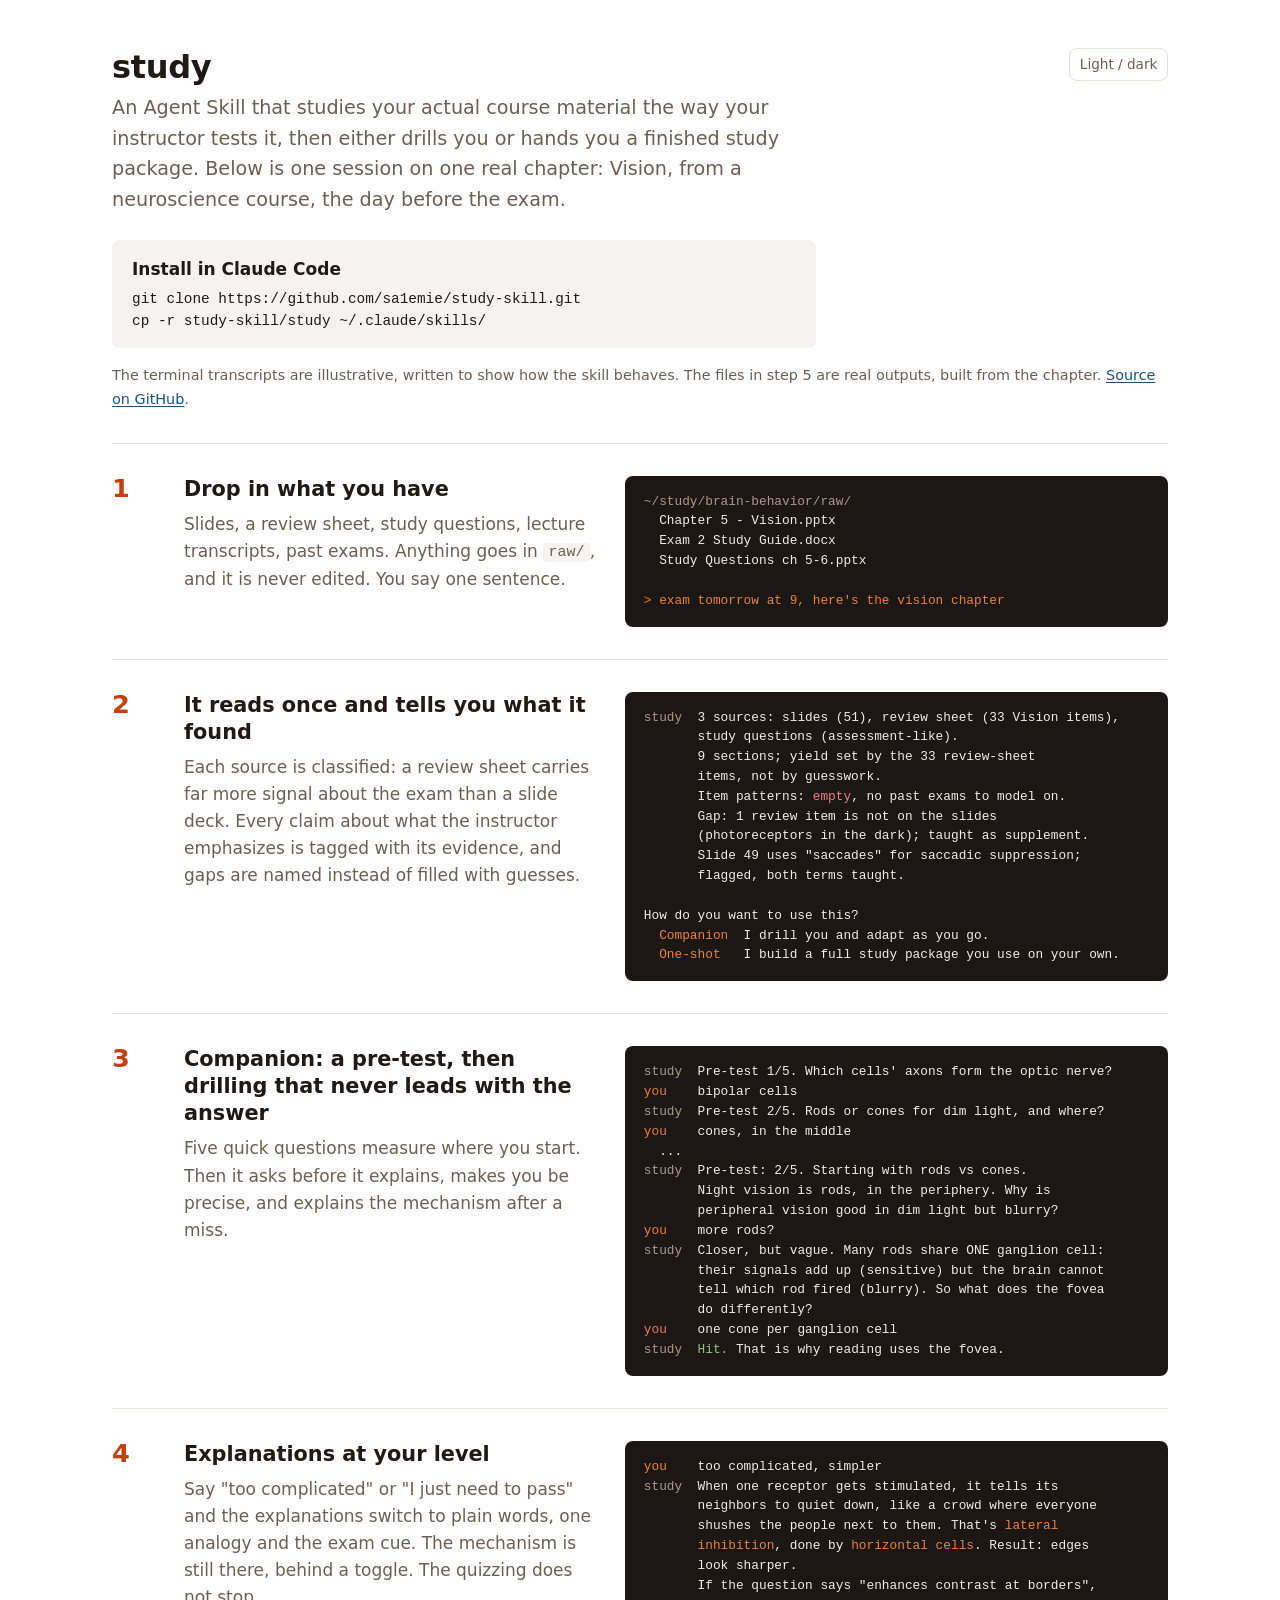
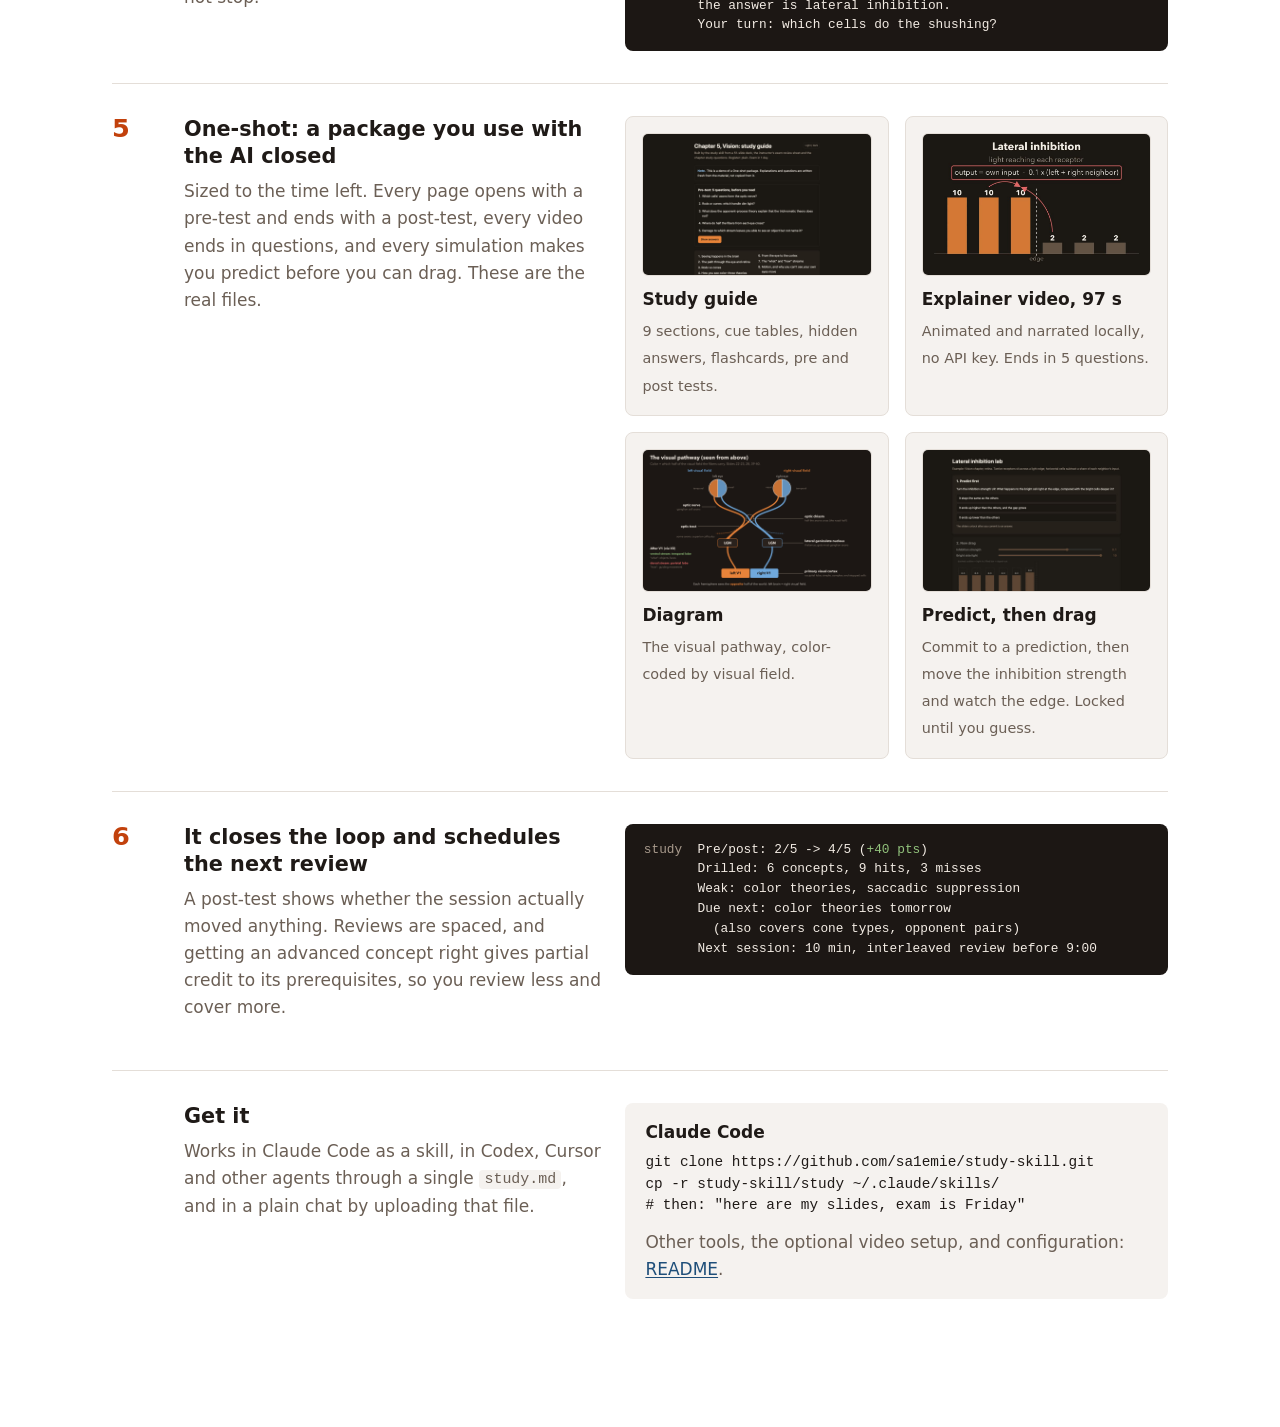
<file: docs/index.html>
<!doctype html>
<html lang="en">
<head>
<meta charset="utf-8">
<meta name="viewport" content="width=device-width, initial-scale=1">
<title>study: a demo</title>
<meta name="description" content="What studying with the study skill looks like, on one real chapter: Vision.">
<style>
/* study.css: the design system for every HTML artifact the study skill builds.
   Light and dark themes, one readable column, a fixed set of study components.
   Edit tokens here, not per page. See references/design.md. */
:root {
  --bg: #ffffff; --surface: #f5f2ef; --surface-2: #ebe6e1; --ink: #1f1a17; --muted: #6b5f55;
  --line: #e4ded8; --accent: #c2410c; --accent-ink: #ffffff; --blue: #1e4e79;
  --good: #2f6f2a; --bad: #b42318; --warn: #8a5a00;
  --font: "Inter", ui-sans-serif, system-ui, -apple-system, "Segoe UI", Roboto, sans-serif;
  --mono: ui-monospace, "SF Mono", Menlo, Consolas, monospace;
  --radius: 8px; --col: 46rem; --wide: 68rem;
}
@media (prefers-color-scheme: dark) {
  :root:not([data-theme="light"]) {
    --bg: #1c1714; --surface: #26201c; --surface-2: #322a25; --ink: #f3ece4; --muted: #a89a8c;
    --line: #3a312b; --accent: #e8833a; --accent-ink: #1c1714; --blue: #8db8e0;
    --good: #93c47d; --bad: #e88080; --warn: #e0b050;
  }
}
:root[data-theme="dark"] {
  --bg: #1c1714; --surface: #26201c; --surface-2: #322a25; --ink: #f3ece4; --muted: #a89a8c;
  --line: #3a312b; --accent: #e8833a; --accent-ink: #1c1714; --blue: #8db8e0;
  --good: #93c47d; --bad: #e88080; --warn: #e0b050;
}

*, *::before, *::after { box-sizing: border-box; }
html { -webkit-text-size-adjust: 100%; }
body { margin: 0; background: var(--bg); color: var(--ink); font: 17px/1.6 var(--font); }
main { max-width: var(--col); margin: 0 auto; padding: 48px 16px 96px; }
main.wide { max-width: var(--wide); }
h1 { font-size: 2rem; line-height: 1.2; margin: 0 0 .4rem; letter-spacing: -.01em; }
h2 { font-size: 1.4rem; line-height: 1.3; margin: 3rem 0 .75rem; padding-top: 1.25rem; border-top: 1px solid var(--line); }
h3 { font-size: 1.1rem; margin: 1.75rem 0 .5rem; }
p, ul, ol { margin: 0 0 1rem; }
li { margin: .25rem 0; }
a { color: var(--blue); text-underline-offset: 2px; }
strong { font-weight: 700; }
code, kbd { font-family: var(--mono); font-size: .88em; background: var(--surface); padding: .1em .35em; border-radius: 4px; }
hr { border: 0; border-top: 1px solid var(--line); margin: 2rem 0; }
img, svg, video { max-width: 100%; height: auto; }
:focus-visible { outline: 2px solid var(--accent); outline-offset: 2px; }

/* Page header: title, one meta line, optional theme toggle */
.page-head { margin-bottom: 2rem; }
.page-head .meta { color: var(--muted); margin: 0; }
.theme-toggle { float: right; font: inherit; font-size: .85rem; color: var(--muted); background: none; border: 1px solid var(--line); border-radius: var(--radius); padding: .3rem .6rem; cursor: pointer; }

/* Contents list */
.toc { background: var(--surface); border-radius: var(--radius); padding: 1rem 1.25rem; margin: 0 0 2rem; }
.toc ol { margin: 0; padding-left: 1.25rem; columns: 2; column-gap: 2rem; }
.toc a { color: var(--ink); text-decoration: none; }
.toc a:hover { color: var(--accent); }

/* Yield tag next to a heading: square corners, never a pill */
.tag { display: inline-block; vertical-align: middle; font-size: .72rem; font-weight: 700; line-height: 1; padding: .3rem .45rem; border-radius: 4px; border: 1px solid currentColor; margin-left: .5rem; }
.tag.high { color: var(--accent); } .tag.medium { color: var(--blue); } .tag.low { color: var(--muted); }

/* Plain-language box: first thing in a section at register plain */
.plain { background: var(--surface); border-left: 4px solid var(--accent); border-radius: 0 var(--radius) var(--radius) 0; padding: 1rem 1.25rem; margin: 0 0 1.25rem; }
.plain > :last-child { margin-bottom: 0; }

/* Callouts */
.note, .warn { border-radius: var(--radius); padding: .85rem 1.1rem; margin: 0 0 1.25rem; border: 1px solid var(--line); }
.note::before, .warn::before { font-weight: 700; margin-right: .4rem; }
.note::before { content: "Note."; color: var(--blue); }
.warn::before { content: "Watch out."; color: var(--warn); }
.supplement { color: var(--muted); font-size: .92rem; }
.supplement::before { content: "Supplement, not in the course material: "; font-weight: 700; }

/* Tables, including the cue table (what the question looks like -> answer) */
table { width: 100%; border-collapse: collapse; margin: 0 0 1.25rem; font-size: .95rem; }
th, td { text-align: left; vertical-align: top; padding: .55rem .7rem; border-bottom: 1px solid var(--line); }
th { color: var(--muted); font-weight: 600; font-size: .85rem; }
table.cues td:last-child { font-weight: 700; color: var(--accent); }
.table-wrap { overflow-x: auto; }

/* Reveal: collapsed depth ("why it works") and hidden answers */
details { background: var(--surface); border-radius: var(--radius); padding: .7rem 1rem; margin: 0 0 .6rem; }
details > summary { cursor: pointer; font-weight: 600; list-style-position: outside; }
details[open] > summary { margin-bottom: .5rem; color: var(--accent); }
details > :last-child { margin-bottom: 0; }

/* Quiz: pre-test, post-test, practice. Self-scored. */
.quiz { border: 1px solid var(--line); border-radius: var(--radius); padding: 1.1rem 1.25rem; margin: 0 0 1.5rem; }
.quiz h3 { margin-top: 0; }
.quiz ol { padding-left: 1.4rem; }
.quiz li { margin: 0 0 .9rem; }
.quiz .a { display: none; margin-top: .35rem; padding: .45rem .7rem; background: var(--surface); border-radius: 6px; }
.quiz.revealed .a { display: block; }
.quiz .got { margin-left: .5rem; font-size: .85rem; color: var(--muted); white-space: nowrap; }
.quiz .bar { display: flex; gap: .75rem; align-items: center; flex-wrap: wrap; }
.quiz .score { font-weight: 700; color: var(--accent); }
.btn { font: inherit; font-weight: 600; font-size: .92rem; background: var(--accent); color: var(--accent-ink); border: 0; border-radius: var(--radius); padding: .5rem .95rem; cursor: pointer; }
.btn.ghost { background: none; color: var(--ink); border: 1px solid var(--line); }

/* Flashcards: click or Space to flip */
.cards { display: grid; grid-template-columns: repeat(auto-fill, minmax(15rem, 1fr)); gap: .9rem; margin: 0 0 1.5rem; }
.card { position: relative; min-height: 8.5rem; background: var(--surface); border: 1px solid var(--line); border-radius: var(--radius); padding: 1rem; cursor: pointer; }
.card .back { display: none; }
.card.flipped .front { display: none; }
.card.flipped .back { display: block; }
.card.flipped { border-color: var(--accent); }
.card::after { content: "click to flip"; position: absolute; right: .75rem; bottom: .5rem; font-size: .72rem; color: var(--muted); }

/* Figures: diagrams, video, simulations */
figure { margin: 0 0 1.5rem; }
figure img, figure video, figure svg { display: block; width: 100%; border-radius: var(--radius); border: 1px solid var(--line); }
figcaption { color: var(--muted); font-size: .88rem; margin-top: .45rem; }

/* Two columns that collapse on narrow screens */
.grid-2 { display: grid; grid-template-columns: 1fr 1fr; gap: 1rem; }
@media (max-width: 640px) { .grid-2 { grid-template-columns: 1fr; } .toc ol { columns: 1; } h1 { font-size: 1.6rem; } }

@media print {
  :root { --bg: #fff; --surface: #f4f4f4; --ink: #000; --muted: #444; --line: #ccc; }
  .theme-toggle, .btn { display: none; }
  .quiz .a, details > * { display: block !important; }
  h2 { break-after: avoid; } .quiz, figure, table { break-inside: avoid; }
}
</style>
<style>
  main { max-width: 68rem; }
  .lede { font-size: 1.2rem; color: var(--muted); max-width: 44rem; margin-bottom: 1.5rem; }
  .install { background: var(--surface); border-radius: var(--radius); padding: 1rem 1.25rem; max-width: 44rem; }
  .install pre { margin: .4rem 0 0; white-space: pre-wrap; font: .9rem/1.5 var(--mono); }
  .step { display: grid; grid-template-columns: 3rem 1fr 1.3fr; gap: 1.5rem; padding: 2rem 0; border-top: 1px solid var(--line); align-items: start; }
  .step .n { font-size: 1.6rem; font-weight: 700; color: var(--accent); line-height: 1; }
  .step h2 { border: 0; margin: 0 0 .5rem; padding: 0; font-size: 1.3rem; }
  .step p { color: var(--muted); }
  .term { background: #1c1714; color: #f3ece4; border-radius: var(--radius); padding: 1rem 1.15rem; font: .8rem/1.55 var(--mono); overflow-x: auto; margin: 0; white-space: pre; }
  .term .u { color: #e8833a; } .term .d { color: #a89a8c; } .term .g { color: #93c47d; } .term .r { color: #e88080; }
  .tiles { display: grid; grid-template-columns: 1fr 1fr; gap: 1rem; }
  .tile { display: block; background: var(--surface); border: 1px solid var(--line); border-radius: var(--radius); padding: 1rem; color: var(--ink); text-decoration: none; }
  .tile:hover { border-color: var(--accent); }
  .tile strong { display: block; margin-bottom: .25rem; }
  .tile span { color: var(--muted); font-size: .9rem; }
  .tile img { display: block; width: 100%; aspect-ratio: 16 / 10; object-fit: cover; object-position: top; border-radius: 6px; margin-bottom: .6rem; border: 1px solid var(--line); }
  .disclaimer { color: var(--muted); font-size: .9rem; }
  @media (max-width: 860px) { .step { grid-template-columns: 1fr; gap: .75rem; } .tiles { grid-template-columns: 1fr; } }
</style>
</head>
<body>
<main>
  <header class="page-head">
    <button class="theme-toggle" type="button">Light / dark</button>
    <h1>study</h1>
    <p class="lede">An Agent Skill that studies your actual course material the way your instructor tests it, then either drills you or hands you a finished study package. Below is one session on one real chapter: Vision, from a neuroscience course, the day before the exam.</p>
    <div class="install"><strong>Install in Claude Code</strong>
<pre>git clone https://github.com/sa1emie/study-skill.git
cp -r study-skill/study ~/.claude/skills/</pre></div>
    <p class="disclaimer" style="margin-top:1rem">The terminal transcripts are illustrative, written to show how the skill behaves. The files in step 5 are real outputs, built from the chapter. <a href="https://github.com/sa1emie/study-skill">Source on GitHub</a>.</p>
  </header>

  <section class="step">
    <div class="n">1</div>
    <div><h2>Drop in what you have</h2><p>Slides, a review sheet, study questions, lecture transcripts, past exams. Anything goes in <code>raw/</code>, and it is never edited. You say one sentence.</p></div>
<pre class="term"><span class="d">~/study/brain-behavior/raw/</span>
  Chapter 5 - Vision.pptx
  Exam 2 Study Guide.docx
  Study Questions ch 5-6.pptx

<span class="u">&gt; exam tomorrow at 9, here's the vision chapter</span></pre>
  </section>

  <section class="step">
    <div class="n">2</div>
    <div><h2>It reads once and tells you what it found</h2><p>Each source is classified: a review sheet carries far more signal about the exam than a slide deck. Every claim about what the instructor emphasizes is tagged with its evidence, and gaps are named instead of filled with guesses.</p></div>
<pre class="term"><span class="d">study</span>  3 sources: slides (51), review sheet (33 Vision items),
       study questions (assessment-like).
       9 sections; yield set by the 33 review-sheet
       items, not by guesswork.
       Item patterns: <span class="r">empty</span>, no past exams to model on.
       Gap: 1 review item is not on the slides
       (photoreceptors in the dark); taught as supplement.
       Slide 49 uses "saccades" for saccadic suppression;
       flagged, both terms taught.

How do you want to use this?
  <span class="u">Companion</span>  I drill you and adapt as you go.
  <span class="u">One-shot</span>   I build a full study package you use on your own.</pre>
  </section>

  <section class="step">
    <div class="n">3</div>
    <div><h2>Companion: a pre-test, then drilling that never leads with the answer</h2><p>Five quick questions measure where you start. Then it asks before it explains, makes you be precise, and explains the mechanism after a miss.</p></div>
<pre class="term"><span class="d">study</span>  Pre-test 1/5. Which cells' axons form the optic nerve?
<span class="u">you</span>    bipolar cells
<span class="d">study</span>  Pre-test 2/5. Rods or cones for dim light, and where?
<span class="u">you</span>    cones, in the middle
  ...
<span class="d">study</span>  Pre-test: 2/5. Starting with rods vs cones.
       Night vision is rods, in the periphery. Why is
       peripheral vision good in dim light but blurry?
<span class="u">you</span>    more rods?
<span class="d">study</span>  Closer, but vague. Many rods share ONE ganglion cell:
       their signals add up (sensitive) but the brain cannot
       tell which rod fired (blurry). So what does the fovea
       do differently?
<span class="u">you</span>    one cone per ganglion cell
<span class="d">study</span>  <span class="g">Hit.</span> That is why reading uses the fovea.</pre>
  </section>

  <section class="step">
    <div class="n">4</div>
    <div><h2>Explanations at your level</h2><p>Say "too complicated" or "I just need to pass" and the explanations switch to plain words, one analogy and the exam cue. The mechanism is still there, behind a toggle. The quizzing does not stop.</p></div>
<pre class="term"><span class="u">you</span>    too complicated, simpler
<span class="d">study</span>  When one receptor gets stimulated, it tells its
       neighbors to quiet down, like a crowd where everyone
       shushes the people next to them. That's <span class="u">lateral
       inhibition</span>, done by <span class="u">horizontal cells</span>. Result: edges
       look sharper.
       If the question says "enhances contrast at borders",
       the answer is lateral inhibition.
       Your turn: which cells do the shushing?</pre>
  </section>

  <section class="step">
    <div class="n">5</div>
    <div><h2>One-shot: a package you use with the AI closed</h2><p>Sized to the time left. Every page opens with a pre-test and ends with a post-test, every video ends in questions, and every simulation makes you predict before you can drag. These are the real files.</p></div>
    <div class="tiles">
      <a class="tile" href="vision/guide.html"><img src="vision/guide-shot.jpg" alt="Study guide screenshot"><strong>Study guide</strong><span>9 sections, cue tables, hidden answers, flashcards, pre and post tests.</span></a>
      <a class="tile" href="vision/lateral-inhibition.html"><img src="vision/li-poster.jpg" alt="Frame from the lateral inhibition video"><strong>Explainer video, 97 s</strong><span>Animated and narrated locally, no API key. Ends in 5 questions.</span></a>
      <a class="tile" href="vision/visual-pathway.png"><img src="vision/visual-pathway.png" alt="Visual pathway diagram"><strong>Diagram</strong><span>The visual pathway, color-coded by visual field.</span></a>
      <a class="tile" href="vision/lateral-inhibition-lab.html"><img src="vision/lateral-inhibition-lab-shot.jpg" alt="Simulation screenshot"><strong>Predict, then drag</strong><span>Commit to a prediction, then move the inhibition strength and watch the edge. Locked until you guess.</span></a>
    </div>
  </section>

  <section class="step">
    <div class="n">6</div>
    <div><h2>It closes the loop and schedules the next review</h2><p>A post-test shows whether the session actually moved anything. Reviews are spaced, and getting an advanced concept right gives partial credit to its prerequisites, so you review less and cover more.</p></div>
<pre class="term"><span class="d">study</span>  Pre/post: 2/5 -&gt; 4/5 (<span class="g">+40 pts</span>)
       Drilled: 6 concepts, 9 hits, 3 misses
       Weak: color theories, saccadic suppression
       Due next: color theories tomorrow
         (also covers cone types, opponent pairs)
       Next session: 10 min, interleaved review before 9:00</pre>
  </section>

  <section class="step">
    <div class="n"></div>
    <div><h2>Get it</h2><p>Works in Claude Code as a skill, in Codex, Cursor and other agents through a single <code>study.md</code>, and in a plain chat by uploading that file.</p></div>
    <div class="install"><strong>Claude Code</strong>
<pre>git clone https://github.com/sa1emie/study-skill.git
cp -r study-skill/study ~/.claude/skills/
# then: "here are my slides, exam is Friday"</pre>
<p style="margin:.75rem 0 0">Other tools, the optional video setup, and configuration: <a href="https://github.com/sa1emie/study-skill#readme">README</a>.</p></div>
  </section>
</main>
<script>
/* study.js: behavior for study pages. Quiz self-scoring, flashcards, theme toggle.
   Works with no build step and no network. */
(function () {
  // Theme toggle (optional button.theme-toggle); remembered per browser when storage works.
  var root = document.documentElement, KEY = "study-theme";
  try { var saved = localStorage.getItem(KEY); if (saved) root.dataset.theme = saved; } catch (e) {}
  document.querySelectorAll(".theme-toggle").forEach(function (b) {
    b.addEventListener("click", function () {
      var dark = root.dataset.theme ? root.dataset.theme === "dark" : matchMedia("(prefers-color-scheme: dark)").matches;
      root.dataset.theme = dark ? "light" : "dark";
      try { localStorage.setItem(KEY, root.dataset.theme); } catch (e) {}
    });
  });

  // Quiz: "Show answers" reveals every .a; "I got it" boxes count toward the score.
  document.querySelectorAll(".quiz").forEach(function (q) {
    var items = q.querySelectorAll("li");
    items.forEach(function (li) {
      if (!li.querySelector(".a")) return;
      var lab = document.createElement("label"); lab.className = "got";
      lab.innerHTML = '<input type="checkbox"> I got it';
      li.querySelector(".a").appendChild(lab);
    });
    var bar = document.createElement("div"); bar.className = "bar";
    bar.innerHTML = '<button class="btn" type="button">Show answers</button><span class="score" aria-live="polite"></span>';
    q.appendChild(bar);
    var btn = bar.querySelector("button"), score = bar.querySelector(".score");
    function update() {
      var n = q.querySelectorAll(".got input:checked").length;
      score.textContent = q.classList.contains("revealed") ? n + " / " + items.length : "";
    }
    btn.addEventListener("click", function () {
      q.classList.toggle("revealed");
      btn.textContent = q.classList.contains("revealed") ? "Hide answers" : "Show answers";
      update();
    });
    q.addEventListener("change", update);
  });

  // Flashcards
  document.querySelectorAll(".card").forEach(function (c) {
    c.tabIndex = 0; c.setAttribute("role", "button");
    function flip() { c.classList.toggle("flipped"); }
    c.addEventListener("click", flip);
    c.addEventListener("keydown", function (e) { if (e.key === " " || e.key === "Enter") { e.preventDefault(); flip(); } });
  });
})();
</script>
</body>
</html>
</file>
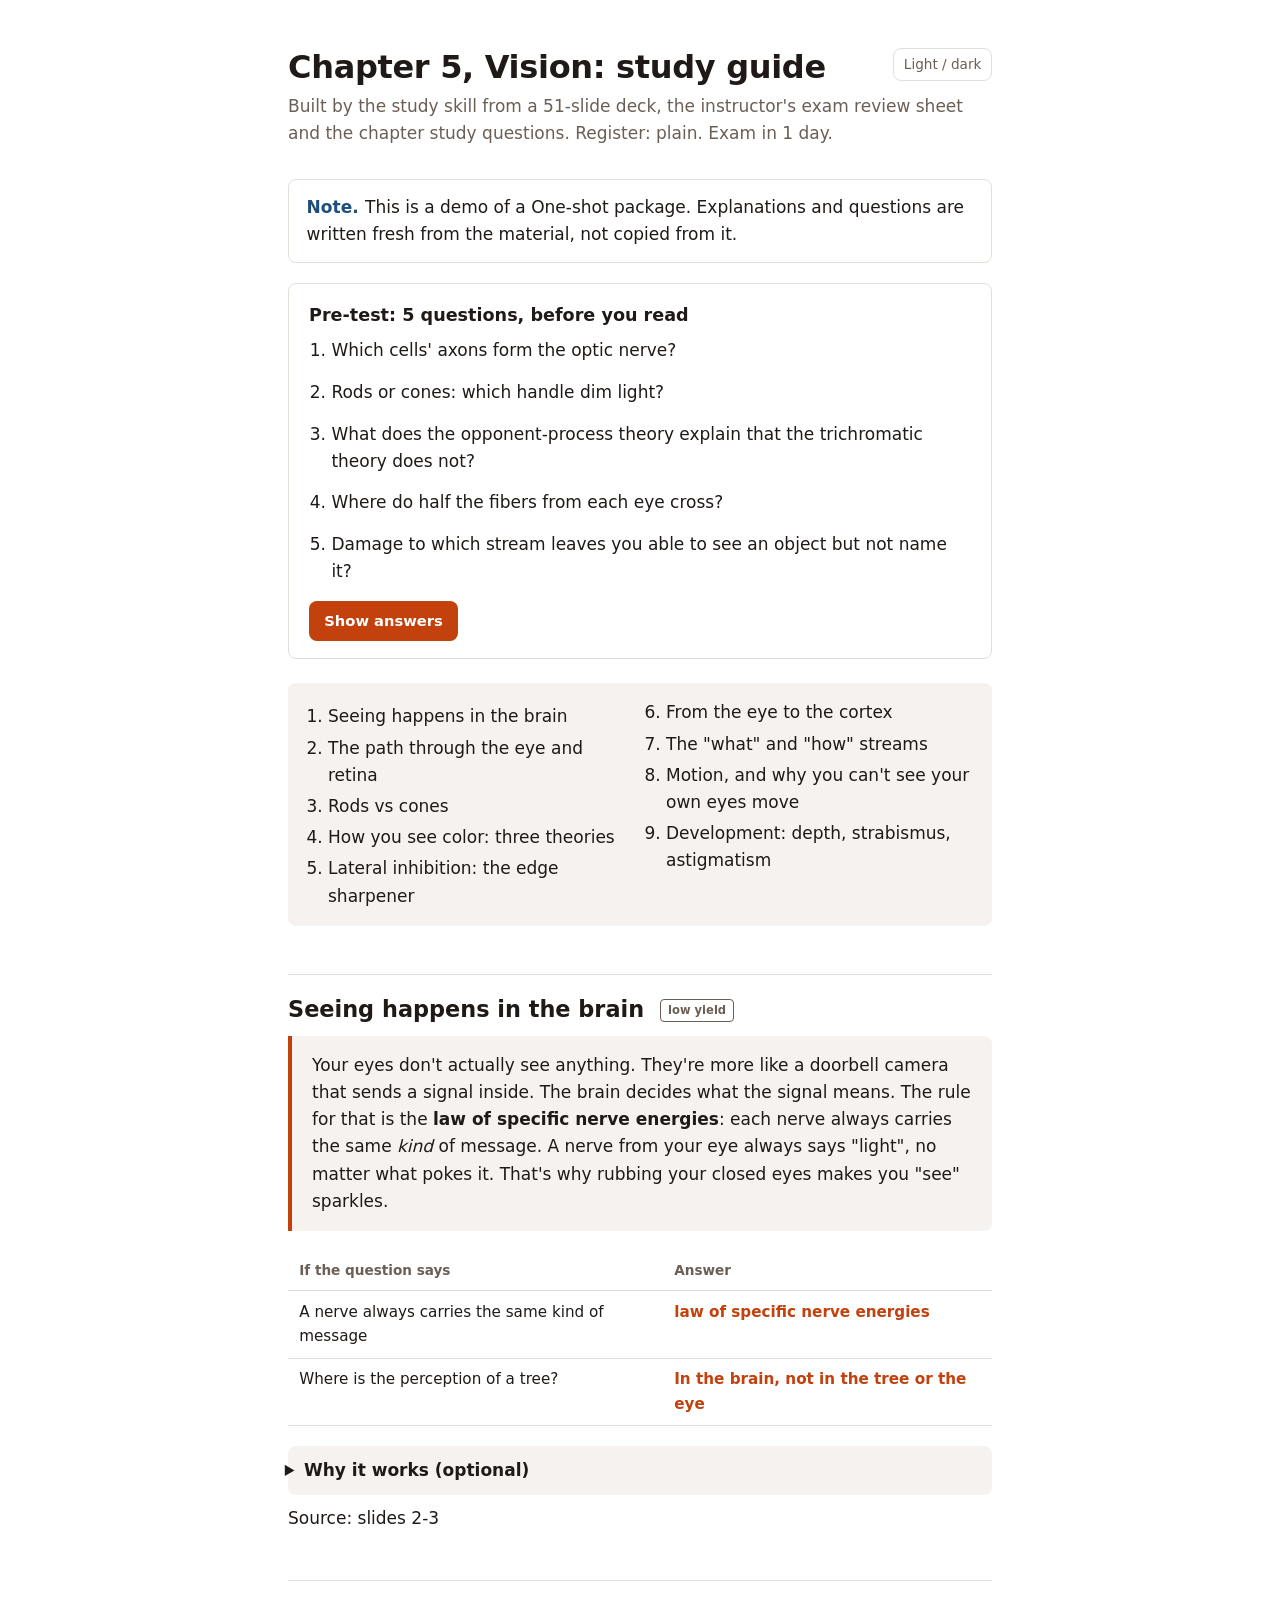
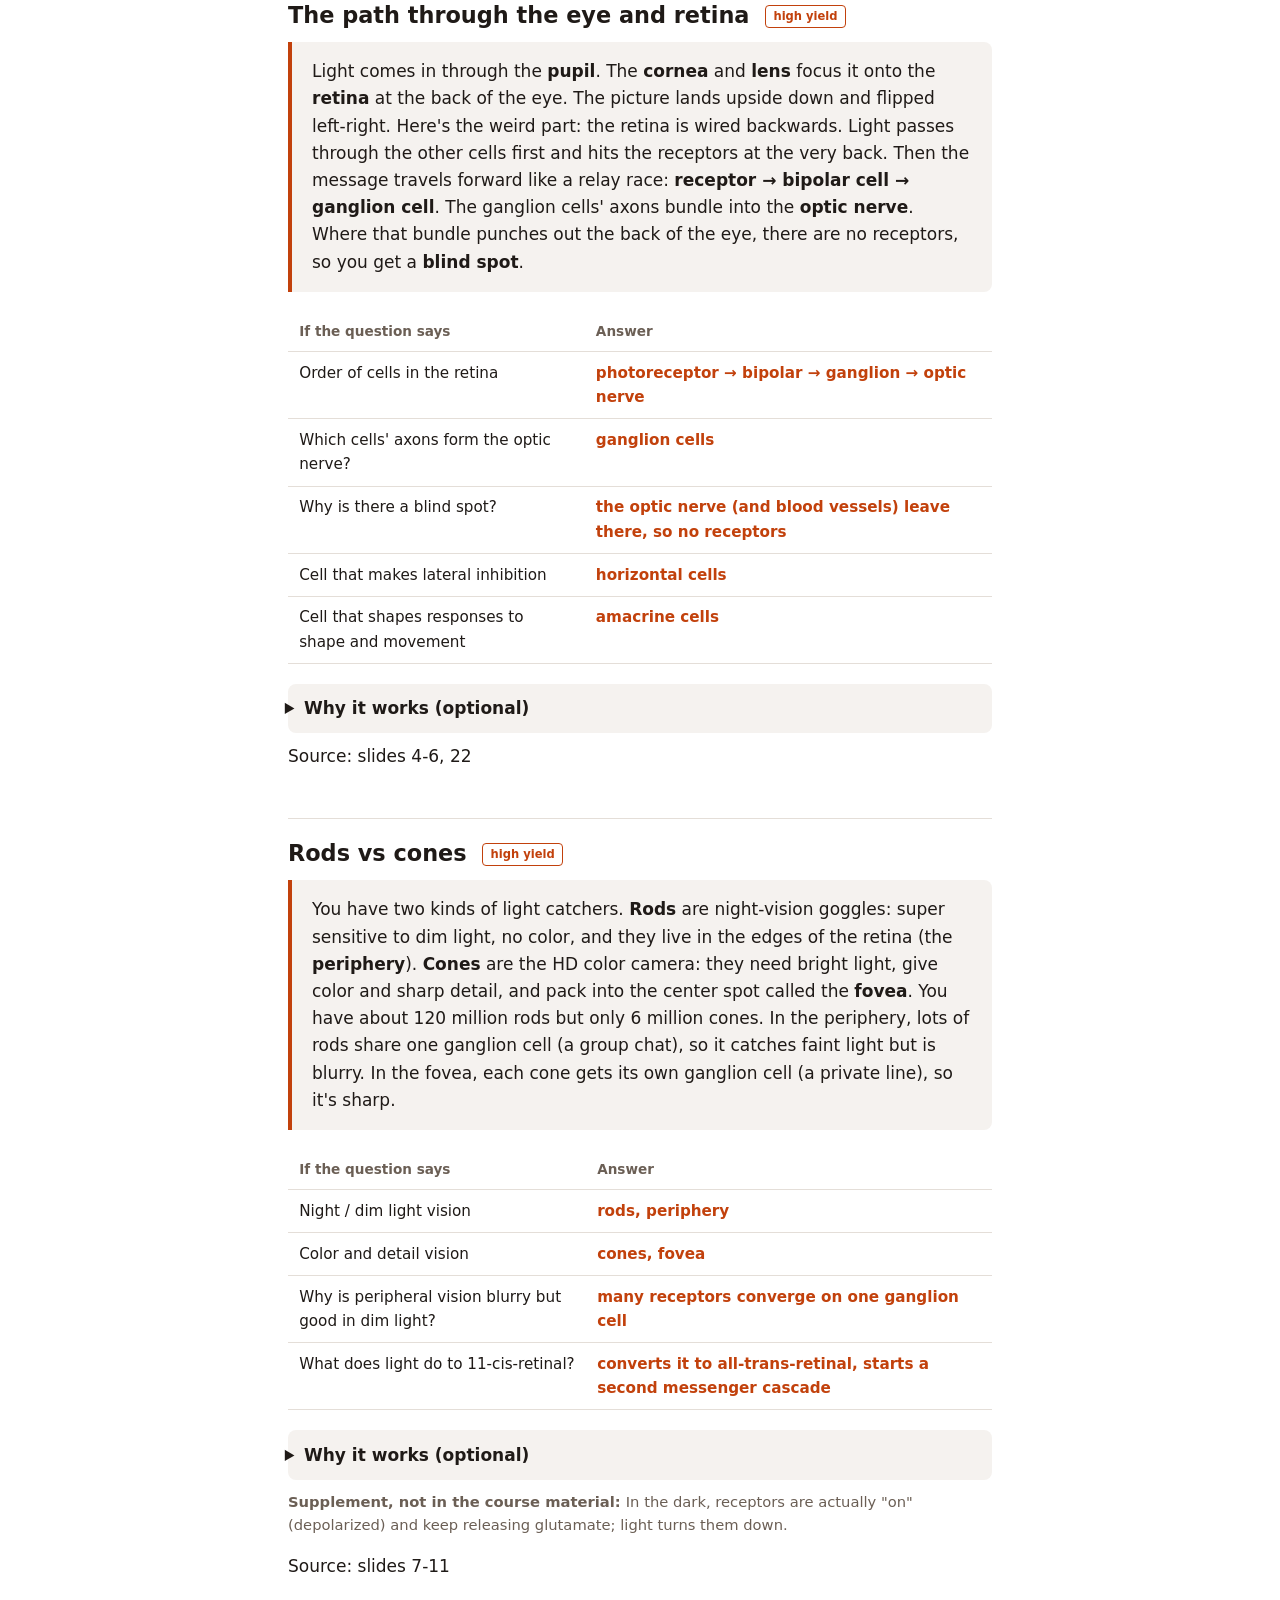
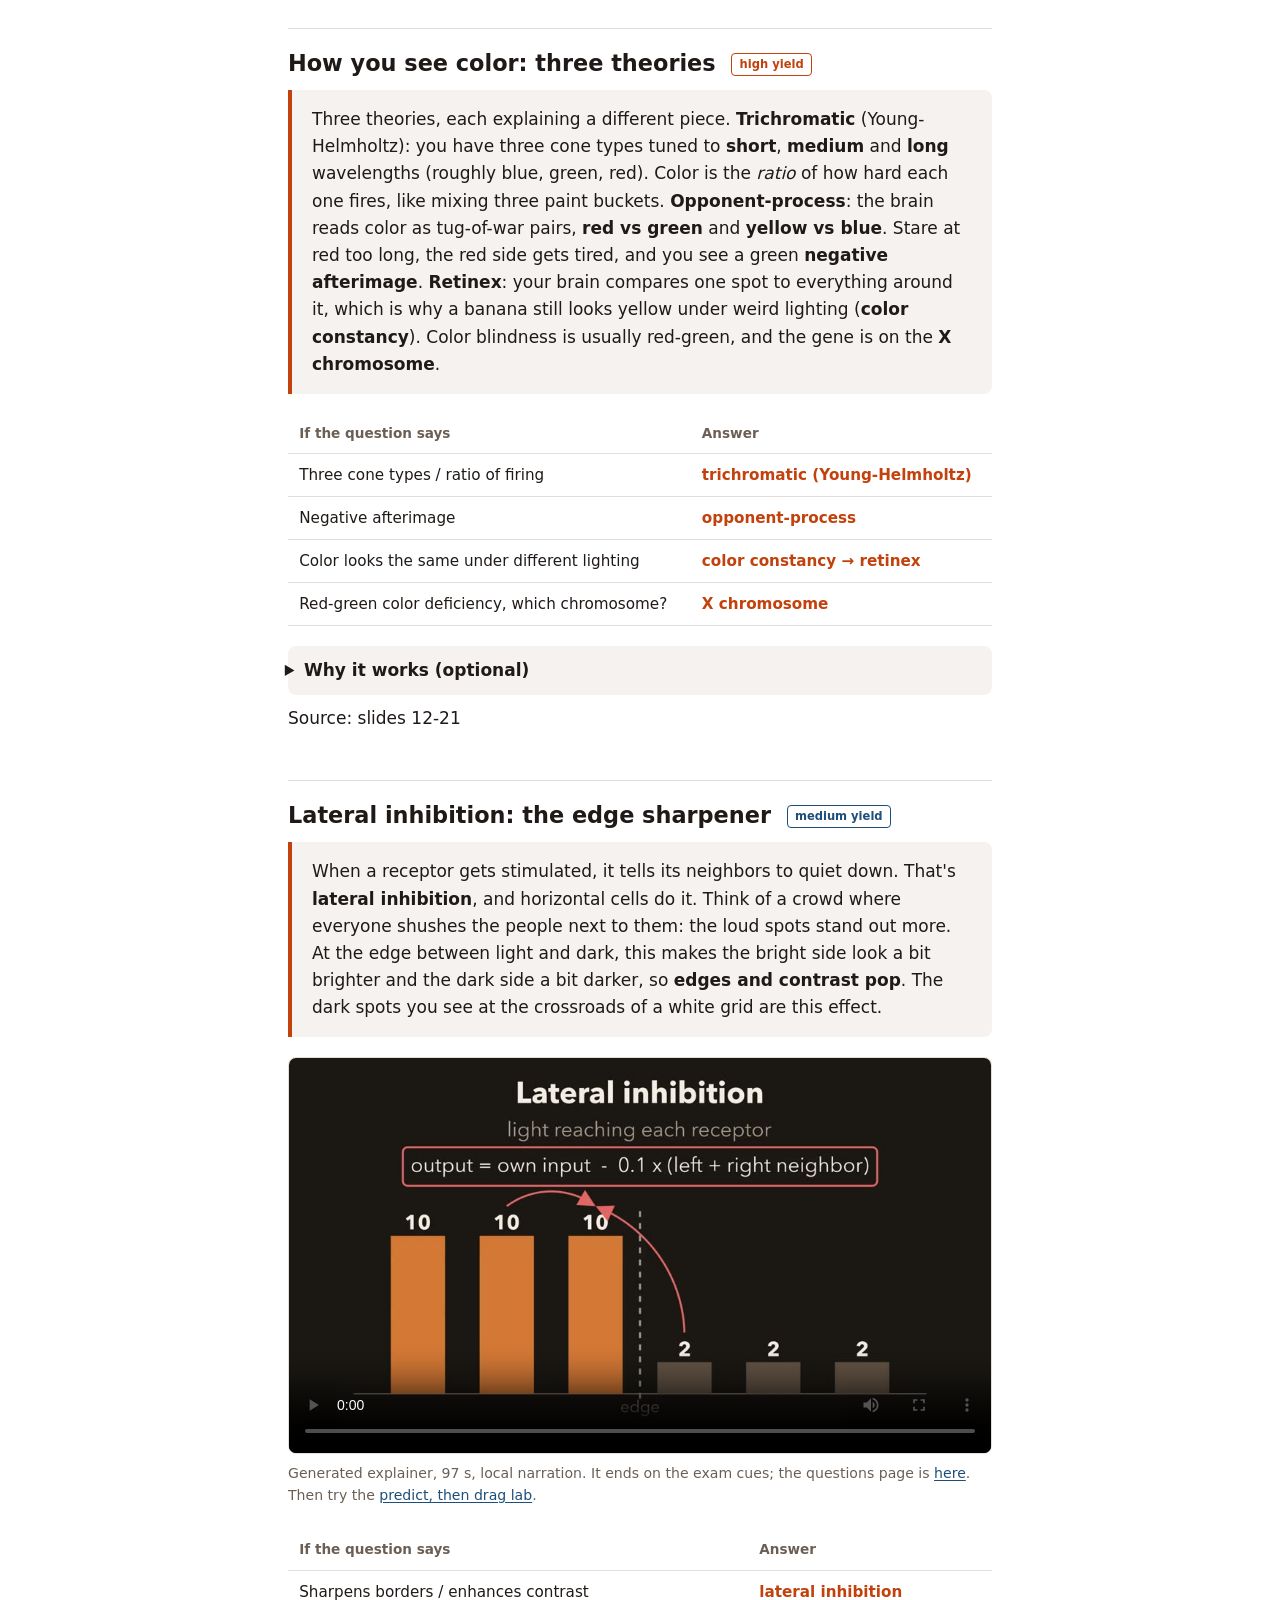
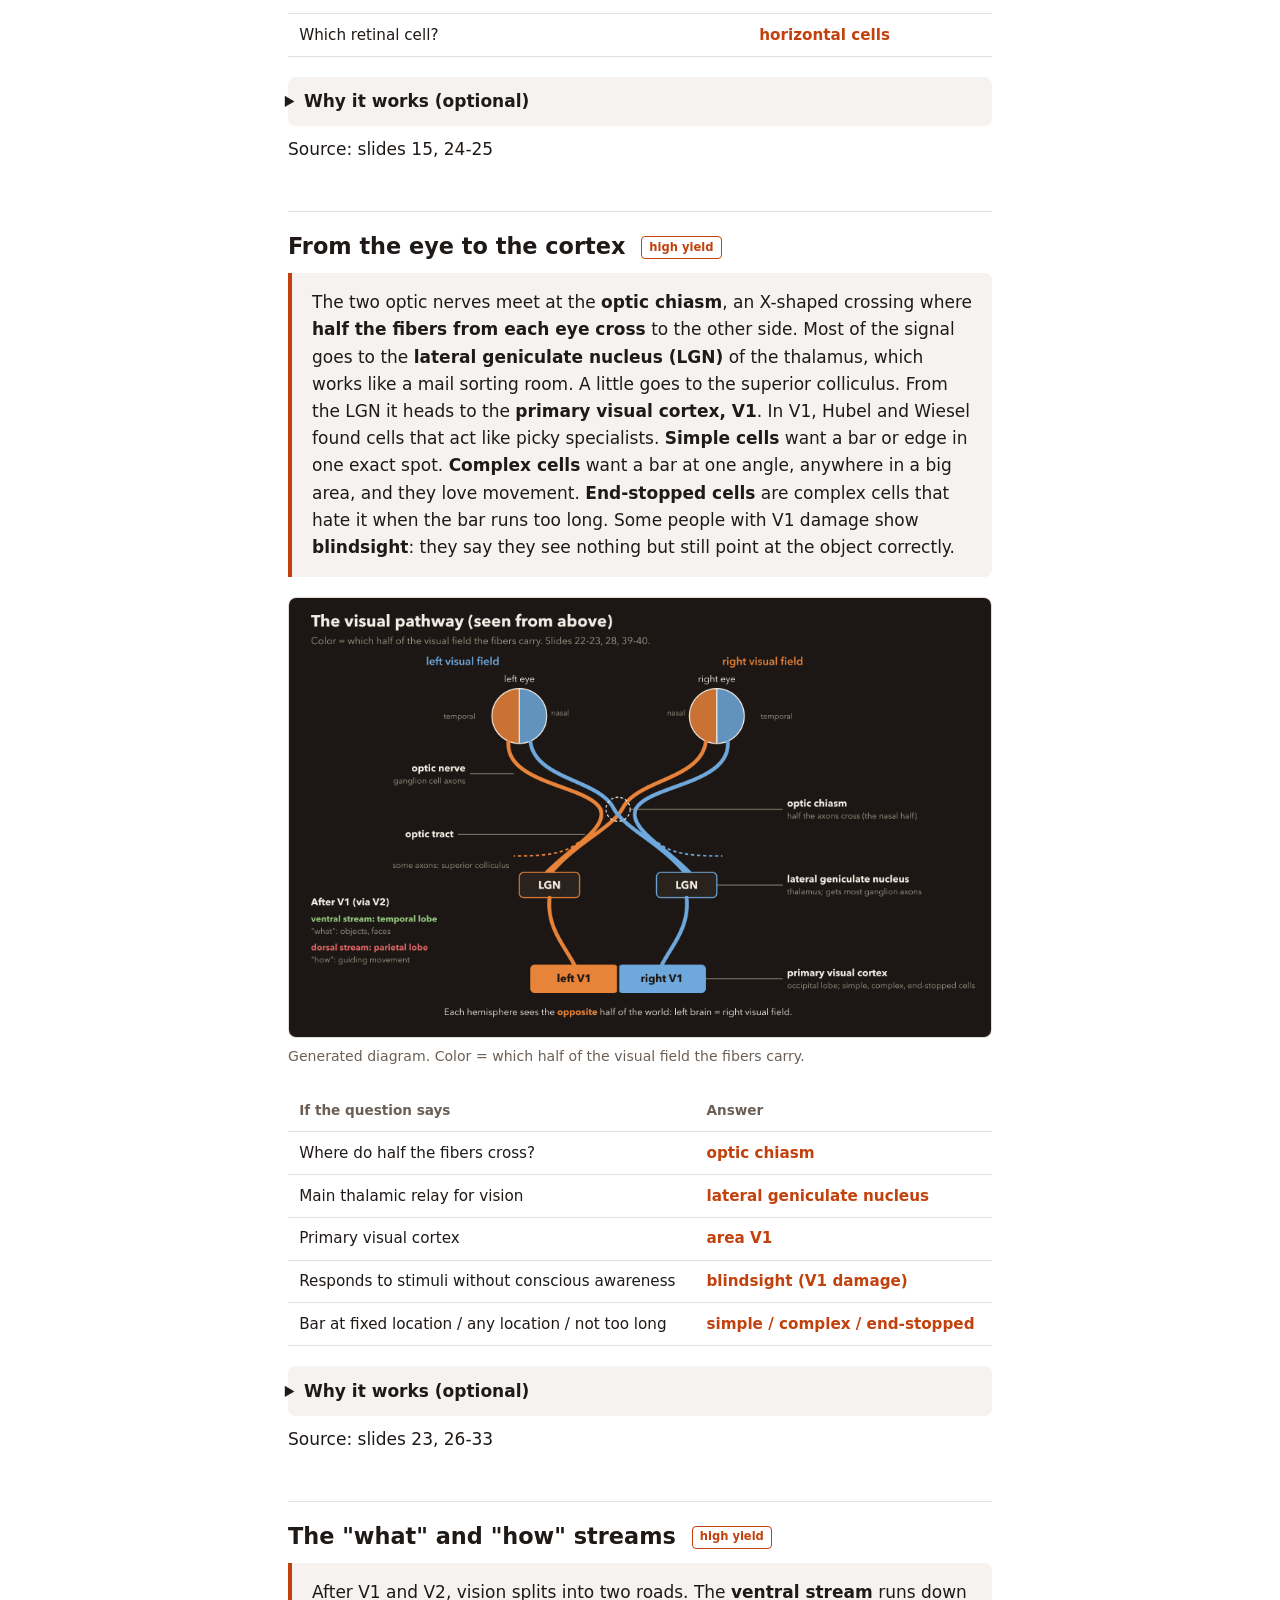
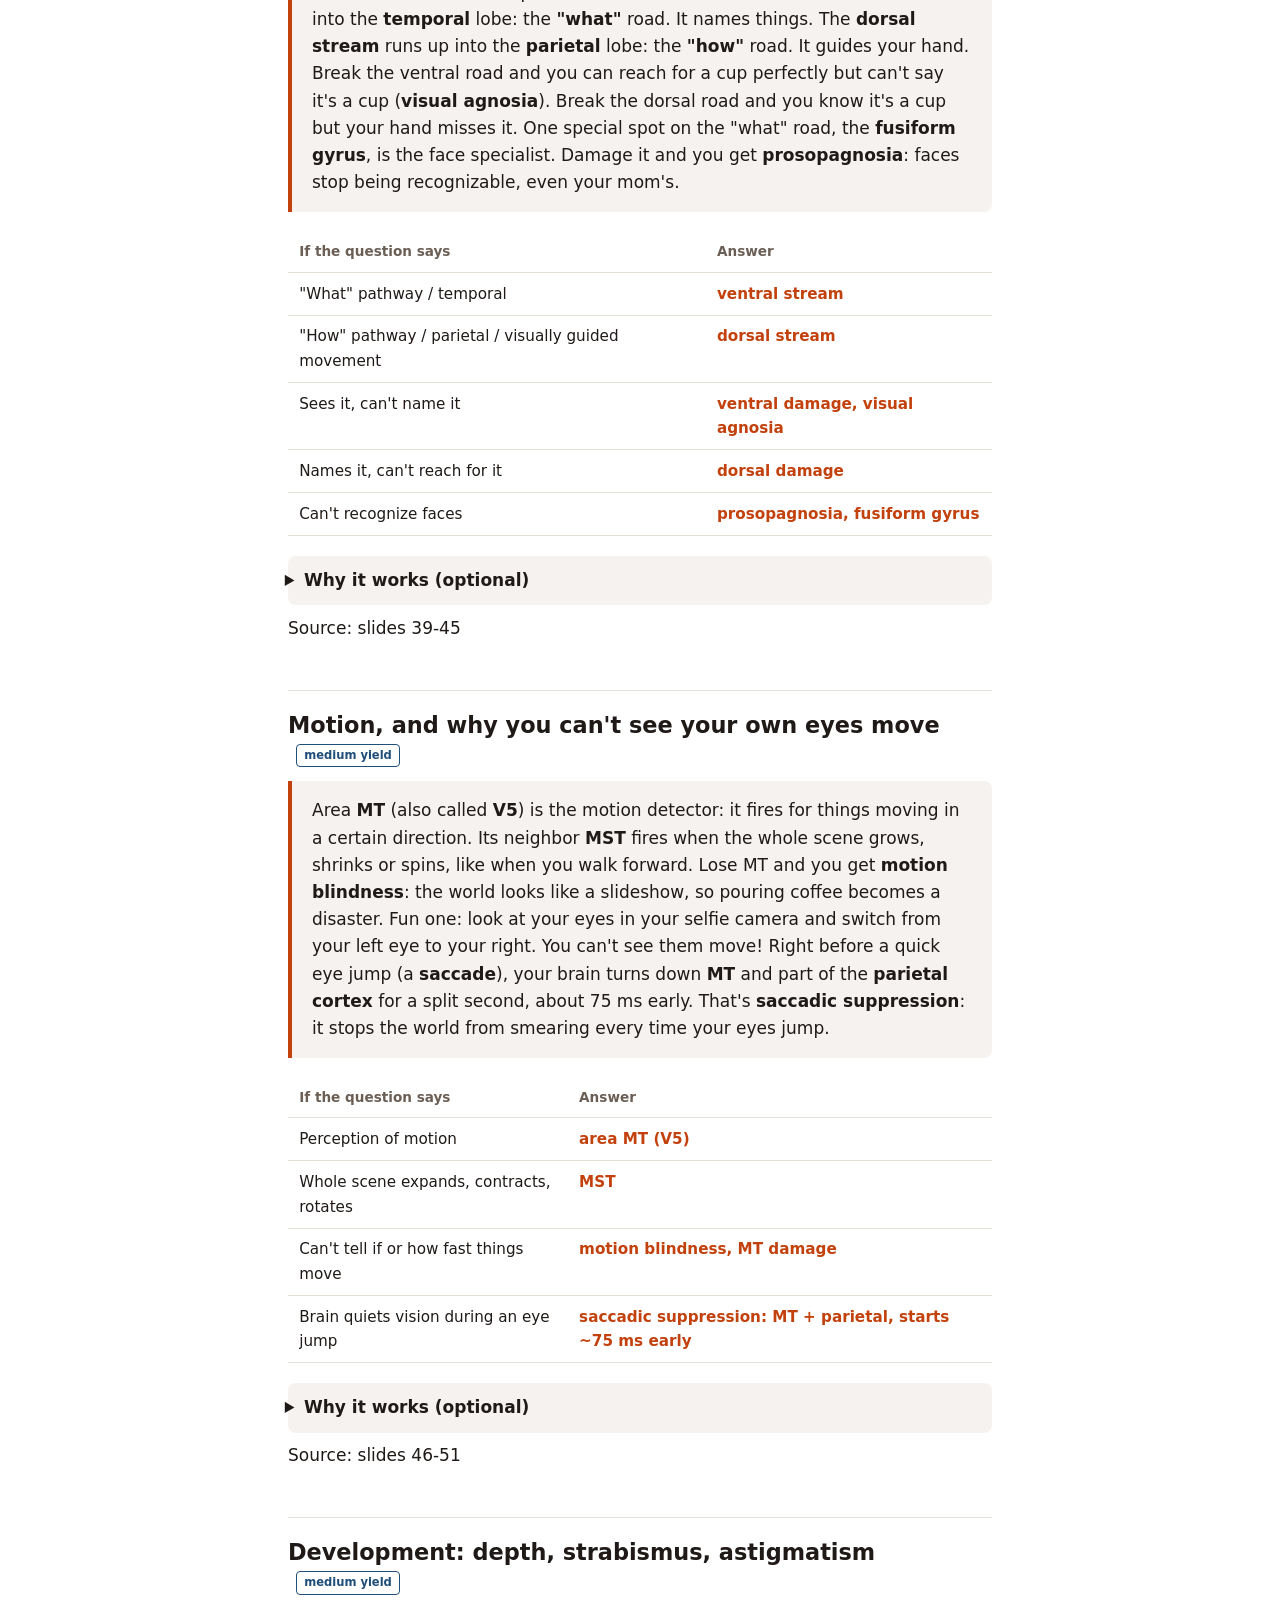
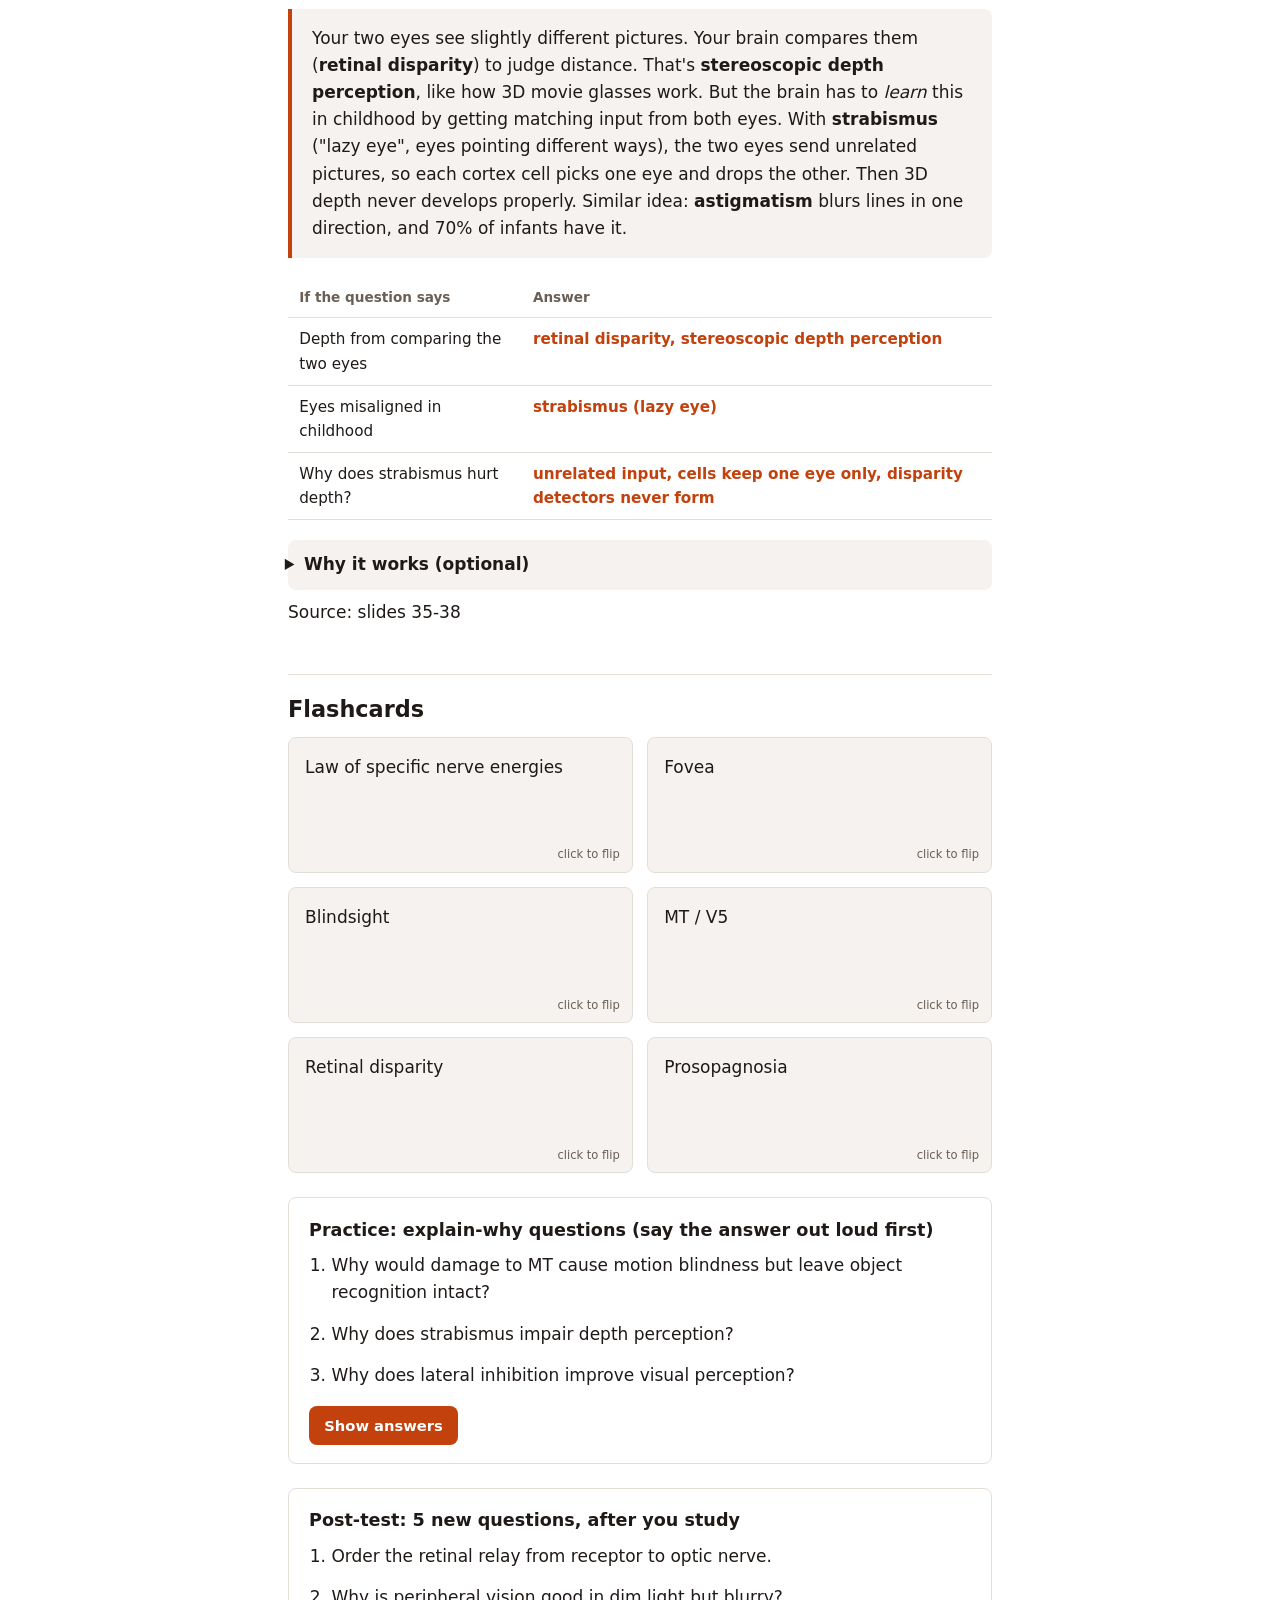
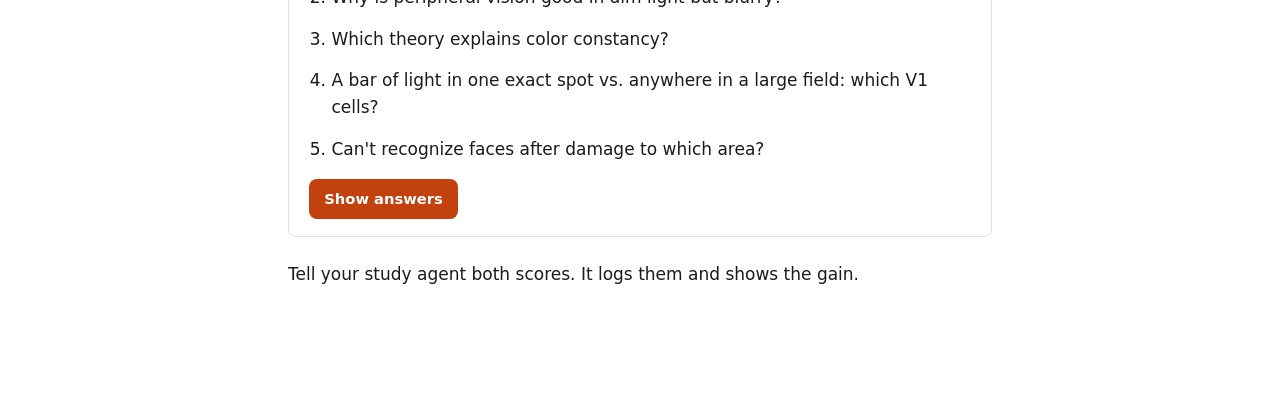
<file: docs/vision/guide.html>
<!doctype html><html lang="en"><head><meta charset="utf-8"><meta name="viewport" content="width=device-width, initial-scale=1">
<title>Vision: Study Guide</title><style>
/* study.css: the design system for every HTML artifact the study skill builds.
   Light and dark themes, one readable column, a fixed set of study components.
   Edit tokens here, not per page. See references/design.md. */
:root {
  --bg: #ffffff; --surface: #f5f2ef; --surface-2: #ebe6e1; --ink: #1f1a17; --muted: #6b5f55;
  --line: #e4ded8; --accent: #c2410c; --accent-ink: #ffffff; --blue: #1e4e79;
  --good: #2f6f2a; --bad: #b42318; --warn: #8a5a00;
  --font: "Inter", ui-sans-serif, system-ui, -apple-system, "Segoe UI", Roboto, sans-serif;
  --mono: ui-monospace, "SF Mono", Menlo, Consolas, monospace;
  --radius: 8px; --col: 46rem; --wide: 68rem;
}
@media (prefers-color-scheme: dark) {
  :root:not([data-theme="light"]) {
    --bg: #1c1714; --surface: #26201c; --surface-2: #322a25; --ink: #f3ece4; --muted: #a89a8c;
    --line: #3a312b; --accent: #e8833a; --accent-ink: #1c1714; --blue: #8db8e0;
    --good: #93c47d; --bad: #e88080; --warn: #e0b050;
  }
}
:root[data-theme="dark"] {
  --bg: #1c1714; --surface: #26201c; --surface-2: #322a25; --ink: #f3ece4; --muted: #a89a8c;
  --line: #3a312b; --accent: #e8833a; --accent-ink: #1c1714; --blue: #8db8e0;
  --good: #93c47d; --bad: #e88080; --warn: #e0b050;
}

*, *::before, *::after { box-sizing: border-box; }
html { -webkit-text-size-adjust: 100%; }
body { margin: 0; background: var(--bg); color: var(--ink); font: 17px/1.6 var(--font); }
main { max-width: var(--col); margin: 0 auto; padding: 48px 16px 96px; }
main.wide { max-width: var(--wide); }
h1 { font-size: 2rem; line-height: 1.2; margin: 0 0 .4rem; letter-spacing: -.01em; }
h2 { font-size: 1.4rem; line-height: 1.3; margin: 3rem 0 .75rem; padding-top: 1.25rem; border-top: 1px solid var(--line); }
h3 { font-size: 1.1rem; margin: 1.75rem 0 .5rem; }
p, ul, ol { margin: 0 0 1rem; }
li { margin: .25rem 0; }
a { color: var(--blue); text-underline-offset: 2px; }
strong { font-weight: 700; }
code, kbd { font-family: var(--mono); font-size: .88em; background: var(--surface); padding: .1em .35em; border-radius: 4px; }
hr { border: 0; border-top: 1px solid var(--line); margin: 2rem 0; }
img, svg, video { max-width: 100%; height: auto; }
:focus-visible { outline: 2px solid var(--accent); outline-offset: 2px; }

/* Page header: title, one meta line, optional theme toggle */
.page-head { margin-bottom: 2rem; }
.page-head .meta { color: var(--muted); margin: 0; }
.theme-toggle { float: right; font: inherit; font-size: .85rem; color: var(--muted); background: none; border: 1px solid var(--line); border-radius: var(--radius); padding: .3rem .6rem; cursor: pointer; }

/* Contents list */
.toc { background: var(--surface); border-radius: var(--radius); padding: 1rem 1.25rem; margin: 0 0 2rem; }
.toc ol { margin: 0; padding-left: 1.25rem; columns: 2; column-gap: 2rem; }
.toc a { color: var(--ink); text-decoration: none; }
.toc a:hover { color: var(--accent); }

/* Yield tag next to a heading: square corners, never a pill */
.tag { display: inline-block; vertical-align: middle; font-size: .72rem; font-weight: 700; line-height: 1; padding: .3rem .45rem; border-radius: 4px; border: 1px solid currentColor; margin-left: .5rem; }
.tag.high { color: var(--accent); } .tag.medium { color: var(--blue); } .tag.low { color: var(--muted); }

/* Plain-language box: first thing in a section at register plain */
.plain { background: var(--surface); border-left: 4px solid var(--accent); border-radius: 0 var(--radius) var(--radius) 0; padding: 1rem 1.25rem; margin: 0 0 1.25rem; }
.plain > :last-child { margin-bottom: 0; }

/* Callouts */
.note, .warn { border-radius: var(--radius); padding: .85rem 1.1rem; margin: 0 0 1.25rem; border: 1px solid var(--line); }
.note::before, .warn::before { font-weight: 700; margin-right: .4rem; }
.note::before { content: "Note."; color: var(--blue); }
.warn::before { content: "Watch out."; color: var(--warn); }
.supplement { color: var(--muted); font-size: .92rem; }
.supplement::before { content: "Supplement, not in the course material: "; font-weight: 700; }

/* Tables, including the cue table (what the question looks like -> answer) */
table { width: 100%; border-collapse: collapse; margin: 0 0 1.25rem; font-size: .95rem; }
th, td { text-align: left; vertical-align: top; padding: .55rem .7rem; border-bottom: 1px solid var(--line); }
th { color: var(--muted); font-weight: 600; font-size: .85rem; }
table.cues td:last-child { font-weight: 700; color: var(--accent); }
.table-wrap { overflow-x: auto; }

/* Reveal: collapsed depth ("why it works") and hidden answers */
details { background: var(--surface); border-radius: var(--radius); padding: .7rem 1rem; margin: 0 0 .6rem; }
details > summary { cursor: pointer; font-weight: 600; list-style-position: outside; }
details[open] > summary { margin-bottom: .5rem; color: var(--accent); }
details > :last-child { margin-bottom: 0; }

/* Quiz: pre-test, post-test, practice. Self-scored. */
.quiz { border: 1px solid var(--line); border-radius: var(--radius); padding: 1.1rem 1.25rem; margin: 0 0 1.5rem; }
.quiz h3 { margin-top: 0; }
.quiz ol { padding-left: 1.4rem; }
.quiz li { margin: 0 0 .9rem; }
.quiz .a { display: none; margin-top: .35rem; padding: .45rem .7rem; background: var(--surface); border-radius: 6px; }
.quiz.revealed .a { display: block; }
.quiz .got { margin-left: .5rem; font-size: .85rem; color: var(--muted); white-space: nowrap; }
.quiz .bar { display: flex; gap: .75rem; align-items: center; flex-wrap: wrap; }
.quiz .score { font-weight: 700; color: var(--accent); }
.btn { font: inherit; font-weight: 600; font-size: .92rem; background: var(--accent); color: var(--accent-ink); border: 0; border-radius: var(--radius); padding: .5rem .95rem; cursor: pointer; }
.btn.ghost { background: none; color: var(--ink); border: 1px solid var(--line); }

/* Flashcards: click or Space to flip */
.cards { display: grid; grid-template-columns: repeat(auto-fill, minmax(15rem, 1fr)); gap: .9rem; margin: 0 0 1.5rem; }
.card { position: relative; min-height: 8.5rem; background: var(--surface); border: 1px solid var(--line); border-radius: var(--radius); padding: 1rem; cursor: pointer; }
.card .back { display: none; }
.card.flipped .front { display: none; }
.card.flipped .back { display: block; }
.card.flipped { border-color: var(--accent); }
.card::after { content: "click to flip"; position: absolute; right: .75rem; bottom: .5rem; font-size: .72rem; color: var(--muted); }

/* Figures: diagrams, video, simulations */
figure { margin: 0 0 1.5rem; }
figure img, figure video, figure svg { display: block; width: 100%; border-radius: var(--radius); border: 1px solid var(--line); }
figcaption { color: var(--muted); font-size: .88rem; margin-top: .45rem; }

/* Two columns that collapse on narrow screens */
.grid-2 { display: grid; grid-template-columns: 1fr 1fr; gap: 1rem; }
@media (max-width: 640px) { .grid-2 { grid-template-columns: 1fr; } .toc ol { columns: 1; } h1 { font-size: 1.6rem; } }

@media print {
  :root { --bg: #fff; --surface: #f4f4f4; --ink: #000; --muted: #444; --line: #ccc; }
  .theme-toggle, .btn { display: none; }
  .quiz .a, details > * { display: block !important; }
  h2 { break-after: avoid; } .quiz, figure, table { break-inside: avoid; }
}
</style></head><body><main>
<header class="page-head"><button class="theme-toggle" type="button">Light / dark</button>
<h1>Chapter 5, Vision: study guide</h1>
<p class="meta">Built by the study skill from a 51-slide deck, the instructor's exam review sheet and the chapter study questions. Register: plain. Exam in 1 day.</p></header>
<p class="note">This is a demo of a One-shot package. Explanations and questions are written fresh from the material, not copied from it.</p>
<section class="quiz" id="pre-test"><h3>Pre-test: 5 questions, before you read</h3><ol><li>Which cells' axons form the optic nerve?<div class="a">Ganglion cells.</div></li><li>Rods or cones: which handle dim light?<div class="a">Rods, mostly in the periphery.</div></li><li>What does the opponent-process theory explain that the trichromatic theory does not?<div class="a">Negative afterimages (red vs green, yellow vs blue).</div></li><li>Where do half the fibers from each eye cross?<div class="a">The optic chiasm.</div></li><li>Damage to which stream leaves you able to see an object but not name it?<div class="a">The ventral (temporal, "what") stream: visual agnosia.</div></li></ol></section>
<nav class="toc" aria-label="Contents"><ol><li><a href="#s1">Seeing happens in the brain</a></li><li><a href="#s2">The path through the eye and retina</a></li><li><a href="#s3">Rods vs cones</a></li><li><a href="#s4">How you see color: three theories</a></li><li><a href="#s5">Lateral inhibition: the edge sharpener</a></li><li><a href="#s6">From the eye to the cortex</a></li><li><a href="#s7">The "what" and "how" streams</a></li><li><a href="#s8">Motion, and why you can't see your own eyes move</a></li><li><a href="#s9">Development: depth, strabismus, astigmatism</a></li></ol></nav>
<section id="s1"><h2>Seeing happens in the brain <span class="tag low">low yield</span></h2>
<div class="plain"><p>Your eyes don't actually see anything. They're more like a doorbell camera that sends a signal inside. The brain decides what the signal means. The rule for that is the <b>law of specific nerve energies</b>: each nerve always carries the same <i>kind</i> of message. A nerve from your eye always says "light", no matter what pokes it. That's why rubbing your closed eyes makes you "see" sparkles.</p></div>

<div class="table-wrap"><table class="cues"><thead><tr><th>If the question says</th><th>Answer</th></tr></thead><tbody><tr><td>A nerve always carries the same kind of message</td><td>law of specific nerve energies</td></tr><tr><td>Where is the perception of a tree?</td><td>In the brain, not in the tree or the eye</td></tr></tbody></table></div>
<details><summary>Why it works (optional)</summary><p>Pressure on the eye still feels like light because the optic nerve only has one "word" it can say.</p></details>

<p class="meta">Source: slides 2-3</p></section><section id="s2"><h2>The path through the eye and retina <span class="tag high">high yield</span></h2>
<div class="plain"><p>Light comes in through the <b>pupil</b>. The <b>cornea</b> and <b>lens</b> focus it onto the <b>retina</b> at the back of the eye. The picture lands upside down and flipped left-right. Here's the weird part: the retina is wired backwards. Light passes through the other cells first and hits the receptors at the very back. Then the message travels forward like a relay race: <b>receptor &rarr; bipolar cell &rarr; ganglion cell</b>. The ganglion cells' axons bundle into the <b>optic nerve</b>. Where that bundle punches out the back of the eye, there are no receptors, so you get a <b>blind spot</b>.</p></div>

<div class="table-wrap"><table class="cues"><thead><tr><th>If the question says</th><th>Answer</th></tr></thead><tbody><tr><td>Order of cells in the retina</td><td>photoreceptor &rarr; bipolar &rarr; ganglion &rarr; optic nerve</td></tr><tr><td>Which cells' axons form the optic nerve?</td><td>ganglion cells</td></tr><tr><td>Why is there a blind spot?</td><td>the optic nerve (and blood vessels) leave there, so no receptors</td></tr><tr><td>Cell that makes lateral inhibition</td><td>horizontal cells</td></tr><tr><td>Cell that shapes responses to shape and movement</td><td>amacrine cells</td></tr></tbody></table></div>
<details><summary>Why it works (optional)</summary><p>Two side-helpers sit in the retina. <b>Horizontal cells</b> are the "shush" cells: they quiet down neighbors (that's lateral inhibition, section 5). <b>Amacrine cells</b> pass messages sideways and help ganglion cells respond to shapes and movement.</p></details>

<p class="meta">Source: slides 4-6, 22</p></section><section id="s3"><h2>Rods vs cones <span class="tag high">high yield</span></h2>
<div class="plain"><p>You have two kinds of light catchers. <b>Rods</b> are night-vision goggles: super sensitive to dim light, no color, and they live in the edges of the retina (the <b>periphery</b>). <b>Cones</b> are the HD color camera: they need bright light, give color and sharp detail, and pack into the center spot called the <b>fovea</b>. You have about 120 million rods but only 6 million cones. In the periphery, lots of rods share one ganglion cell (a group chat), so it catches faint light but is blurry. In the fovea, each cone gets its own ganglion cell (a private line), so it's sharp.</p></div>

<div class="table-wrap"><table class="cues"><thead><tr><th>If the question says</th><th>Answer</th></tr></thead><tbody><tr><td>Night / dim light vision</td><td>rods, periphery</td></tr><tr><td>Color and detail vision</td><td>cones, fovea</td></tr><tr><td>Why is peripheral vision blurry but good in dim light?</td><td>many receptors converge on one ganglion cell</td></tr><tr><td>What does light do to 11-cis-retinal?</td><td>converts it to all-trans-retinal, starts a second messenger cascade</td></tr></tbody></table></div>
<details><summary>Why it works (optional)</summary><p>Both rods and cones hold a light-sensitive chemical. Light bends it from a shape called <b>11-cis-retinal</b> into <b>all-trans-retinal</b>, like snapping a folded straw straight. That snap kicks off a <b>second messenger</b> chain inside the cell. </p></details>
<p class="supplement">In the dark, receptors are actually "on" (depolarized) and keep releasing glutamate; light turns them down.</p>
<p class="meta">Source: slides 7-11</p></section><section id="s4"><h2>How you see color: three theories <span class="tag high">high yield</span></h2>
<div class="plain"><p>Three theories, each explaining a different piece. <b>Trichromatic</b> (Young-Helmholtz): you have three cone types tuned to <b>short</b>, <b>medium</b> and <b>long</b> wavelengths (roughly blue, green, red). Color is the <i>ratio</i> of how hard each one fires, like mixing three paint buckets. <b>Opponent-process</b>: the brain reads color as tug-of-war pairs, <b>red vs green</b> and <b>yellow vs blue</b>. Stare at red too long, the red side gets tired, and you see a green <b>negative afterimage</b>. <b>Retinex</b>: your brain compares one spot to everything around it, which is why a banana still looks yellow under weird lighting (<b>color constancy</b>). Color blindness is usually red-green, and the gene is on the <b>X chromosome</b>.</p></div>

<div class="table-wrap"><table class="cues"><thead><tr><th>If the question says</th><th>Answer</th></tr></thead><tbody><tr><td>Three cone types / ratio of firing</td><td>trichromatic (Young-Helmholtz)</td></tr><tr><td>Negative afterimage</td><td>opponent-process</td></tr><tr><td>Color looks the same under different lighting</td><td>color constancy &rarr; retinex</td></tr><tr><td>Red-green color deficiency, which chromosome?</td><td>X chromosome</td></tr></tbody></table></div>
<details><summary>Why it works (optional)</summary><p>Brighter light makes all three cones fire harder by the same amount, so the ratio (the color) stays the same and only the brightness goes up. The slides suggest opponent pairs could come from bipolar cells that get excited by one color and inhibited by its opposite.</p></details>

<p class="meta">Source: slides 12-21</p></section><section id="s5"><h2>Lateral inhibition: the edge sharpener <span class="tag medium">medium yield</span></h2>
<div class="plain"><p>When a receptor gets stimulated, it tells its neighbors to quiet down. That's <b>lateral inhibition</b>, and horizontal cells do it. Think of a crowd where everyone shushes the people next to them: the loud spots stand out more. At the edge between light and dark, this makes the bright side look a bit brighter and the dark side a bit darker, so <b>edges and contrast pop</b>. The dark spots you see at the crossroads of a white grid are this effect.</p></div>
<figure><video controls preload="metadata" poster="li-poster.jpg" src="LateralInhibition.mp4"></video>
<figcaption>Generated explainer, 97 s, local narration. It ends on the exam cues; the questions page is <a href="lateral-inhibition.html">here</a>. Then try the <a href="lateral-inhibition-lab.html">predict, then drag lab</a>.</figcaption></figure>
<div class="table-wrap"><table class="cues"><thead><tr><th>If the question says</th><th>Answer</th></tr></thead><tbody><tr><td>Sharpens borders / enhances contrast</td><td>lateral inhibition</td></tr><tr><td>Which retinal cell?</td><td>horizontal cells</td></tr></tbody></table></div>
<details><summary>Why it works (optional)</summary><p>Every visual cell's answer is the sum of its "go" signals minus its "stop" signals. Neighbors adding "stop" at a border is what exaggerates the difference.</p></details>

<p class="meta">Source: slides 15, 24-25</p></section><section id="s6"><h2>From the eye to the cortex <span class="tag high">high yield</span></h2>
<div class="plain"><p>The two optic nerves meet at the <b>optic chiasm</b>, an X-shaped crossing where <b>half the fibers from each eye cross</b> to the other side. Most of the signal goes to the <b>lateral geniculate nucleus (LGN)</b> of the thalamus, which works like a mail sorting room. A little goes to the superior colliculus. From the LGN it heads to the <b>primary visual cortex, V1</b>. In V1, Hubel and Wiesel found cells that act like picky specialists. <b>Simple cells</b> want a bar or edge in one exact spot. <b>Complex cells</b> want a bar at one angle, anywhere in a big area, and they love movement. <b>End-stopped cells</b> are complex cells that hate it when the bar runs too long. Some people with V1 damage show <b>blindsight</b>: they say they see nothing but still point at the object correctly.</p></div>
<figure><img src="visual-pathway.png" alt="Visual pathway from both eyes through the optic chiasm and LGN to V1, color-coded by visual field">
<figcaption>Generated diagram. Color = which half of the visual field the fibers carry.</figcaption></figure>
<div class="table-wrap"><table class="cues"><thead><tr><th>If the question says</th><th>Answer</th></tr></thead><tbody><tr><td>Where do half the fibers cross?</td><td>optic chiasm</td></tr><tr><td>Main thalamic relay for vision</td><td>lateral geniculate nucleus</td></tr><tr><td>Primary visual cortex</td><td>area V1</td></tr><tr><td>Responds to stimuli without conscious awareness</td><td>blindsight (V1 damage)</td></tr><tr><td>Bar at fixed location / any location / not too long</td><td>simple / complex / end-stopped</td></tr></tbody></table></div>
<details><summary>Why it works (optional)</summary><p>Cells in visual cortex may be <b>feature detectors</b>: each fires for one feature. Stare at one feature long enough and those detectors get tired, so you become less sensitive to it. One idea for blindsight is that small islands of healthy V1 survive.</p></details>

<p class="meta">Source: slides 23, 26-33</p></section><section id="s7"><h2>The "what" and "how" streams <span class="tag high">high yield</span></h2>
<div class="plain"><p>After V1 and V2, vision splits into two roads. The <b>ventral stream</b> runs down into the <b>temporal</b> lobe: the <b>"what"</b> road. It names things. The <b>dorsal stream</b> runs up into the <b>parietal</b> lobe: the <b>"how"</b> road. It guides your hand. Break the ventral road and you can reach for a cup perfectly but can't say it's a cup (<b>visual agnosia</b>). Break the dorsal road and you know it's a cup but your hand misses it. One special spot on the "what" road, the <b>fusiform gyrus</b>, is the face specialist. Damage it and you get <b>prosopagnosia</b>: faces stop being recognizable, even your mom's.</p></div>

<div class="table-wrap"><table class="cues"><thead><tr><th>If the question says</th><th>Answer</th></tr></thead><tbody><tr><td>"What" pathway / temporal</td><td>ventral stream</td></tr><tr><td>"How" pathway / parietal / visually guided movement</td><td>dorsal stream</td></tr><tr><td>Sees it, can't name it</td><td>ventral damage, visual agnosia</td></tr><tr><td>Names it, can't reach for it</td><td>dorsal damage</td></tr><tr><td>Can't recognize faces</td><td>prosopagnosia, fusiform gyrus</td></tr></tbody></table></div>
<details><summary>Why it works (optional)</summary><p>Newborns already prefer a right-side-up face, which suggests face recognition is partly built in. "Super-recognizers" have extra-strong wiring between the fusiform gyrus and the occipital cortex.</p></details>

<p class="meta">Source: slides 39-45</p></section><section id="s8"><h2>Motion, and why you can't see your own eyes move <span class="tag medium">medium yield</span></h2>
<div class="plain"><p>Area <b>MT</b> (also called <b>V5</b>) is the motion detector: it fires for things moving in a certain direction. Its neighbor <b>MST</b> fires when the whole scene grows, shrinks or spins, like when you walk forward. Lose MT and you get <b>motion blindness</b>: the world looks like a slideshow, so pouring coffee becomes a disaster. Fun one: look at your eyes in your selfie camera and switch from your left eye to your right. You can't see them move! Right before a quick eye jump (a <b>saccade</b>), your brain turns down <b>MT</b> and part of the <b>parietal cortex</b> for a split second, about 75 ms early. That's <b>saccadic suppression</b>: it stops the world from smearing every time your eyes jump.</p></div>

<div class="table-wrap"><table class="cues"><thead><tr><th>If the question says</th><th>Answer</th></tr></thead><tbody><tr><td>Perception of motion</td><td>area MT (V5)</td></tr><tr><td>Whole scene expands, contracts, rotates</td><td>MST</td></tr><tr><td>Can't tell if or how fast things move</td><td>motion blindness, MT damage</td></tr><tr><td>Brain quiets vision during an eye jump</td><td>saccadic suppression: MT + parietal, starts ~75 ms early</td></tr></tbody></table></div>
<details><summary>Why it works (optional)</summary><p>The deck (slide 49) calls the activity drop itself "saccades". Strictly, a saccade is the eye jump, and the drop is <b>saccadic suppression</b>. Write "saccadic suppression" for that idea; if a question just says "saccades", it means the eye movements. MT can be separate from object recognition (ventral stream), which is why MT damage leaves naming objects intact.</p></details>

<p class="meta">Source: slides 46-51</p></section><section id="s9"><h2>Development: depth, strabismus, astigmatism <span class="tag medium">medium yield</span></h2>
<div class="plain"><p>Your two eyes see slightly different pictures. Your brain compares them (<b>retinal disparity</b>) to judge distance. That's <b>stereoscopic depth perception</b>, like how 3D movie glasses work. But the brain has to <i>learn</i> this in childhood by getting matching input from both eyes. With <b>strabismus</b> ("lazy eye", eyes pointing different ways), the two eyes send unrelated pictures, so each cortex cell picks one eye and drops the other. Then 3D depth never develops properly. Similar idea: <b>astigmatism</b> blurs lines in one direction, and 70% of infants have it.</p></div>

<div class="table-wrap"><table class="cues"><thead><tr><th>If the question says</th><th>Answer</th></tr></thead><tbody><tr><td>Depth from comparing the two eyes</td><td>retinal disparity, stereoscopic depth perception</td></tr><tr><td>Eyes misaligned in childhood</td><td>strabismus (lazy eye)</td></tr><tr><td>Why does strabismus hurt depth?</td><td>unrelated input, cells keep one eye only, disparity detectors never form</td></tr></tbody></table></div>
<details><summary>Why it works (optional)</summary><p>Ganglion cells come in types too: <b>parvocellular</b> (small, near the fovea, color and detail), <b>magnocellular</b> (big, everywhere, overall shape and motion) and <b>koniocellular</b>. Motion areas MT and MST mostly get magnocellular input, which is why they ignore color.</p></details>

<p class="meta">Source: slides 35-38</p></section>
<h2>Flashcards</h2><div class="cards"><div class="card"><div class="front">Law of specific nerve energies</div><div class="back">A nerve always signals the same kind of thing</div></div><div class="card"><div class="front">Fovea</div><div class="back">Center of the retina, packed with cones, sharp detail</div></div><div class="card"><div class="front">Blindsight</div><div class="back">Responding to things you report not seeing, after V1 damage</div></div><div class="card"><div class="front">MT / V5</div><div class="back">Motion perception</div></div><div class="card"><div class="front">Retinal disparity</div><div class="back">The two eyes see slightly different images; the basis of depth</div></div><div class="card"><div class="front">Prosopagnosia</div><div class="back">Impaired face recognition, fusiform gyrus</div></div></div>
<section class="quiz" id="practice"><h3>Practice: explain-why questions (say the answer out loud first)</h3><ol><li>Why would damage to MT cause motion blindness but leave object recognition intact?<div class="a">MT handles motion; naming objects runs through the ventral (temporal) stream, a different route. Knock out MT and the "what" road still works.</div></li><li>Why does strabismus impair depth perception?<div class="a">Depth needs the two eyes' pictures compared. Misaligned eyes send unrelated pictures, so cortex cells pick one eye and the disparity detectors never get built.</div></li><li>Why does lateral inhibition improve visual perception?<div class="a">Each active cell shushes its neighbors, so at an edge the difference gets exaggerated and borders stand out.</div></li></ol></section>
<section class="quiz" id="post-test"><h3>Post-test: 5 new questions, after you study</h3><ol><li>Order the retinal relay from receptor to optic nerve.<div class="a">Photoreceptor, bipolar cell, ganglion cell, optic nerve.</div></li><li>Why is peripheral vision good in dim light but blurry?<div class="a">Many receptors converge on one ganglion cell.</div></li><li>Which theory explains color constancy?<div class="a">Retinex: the cortex compares areas across the retina.</div></li><li>A bar of light in one exact spot vs. anywhere in a large field: which V1 cells?<div class="a">Simple cells vs. complex cells.</div></li><li>Can't recognize faces after damage to which area?<div class="a">The fusiform gyrus (prosopagnosia).</div></li></ol></section>
<p class="meta">Tell your study agent both scores. It logs them and shows the gain.</p>
</main><script>
/* study.js: behavior for study pages. Quiz self-scoring, flashcards, theme toggle.
   Works with no build step and no network. */
(function () {
  // Theme toggle (optional button.theme-toggle); remembered per browser when storage works.
  var root = document.documentElement, KEY = "study-theme";
  try { var saved = localStorage.getItem(KEY); if (saved) root.dataset.theme = saved; } catch (e) {}
  document.querySelectorAll(".theme-toggle").forEach(function (b) {
    b.addEventListener("click", function () {
      var dark = root.dataset.theme ? root.dataset.theme === "dark" : matchMedia("(prefers-color-scheme: dark)").matches;
      root.dataset.theme = dark ? "light" : "dark";
      try { localStorage.setItem(KEY, root.dataset.theme); } catch (e) {}
    });
  });

  // Quiz: "Show answers" reveals every .a; "I got it" boxes count toward the score.
  document.querySelectorAll(".quiz").forEach(function (q) {
    var items = q.querySelectorAll("li");
    items.forEach(function (li) {
      if (!li.querySelector(".a")) return;
      var lab = document.createElement("label"); lab.className = "got";
      lab.innerHTML = '<input type="checkbox"> I got it';
      li.querySelector(".a").appendChild(lab);
    });
    var bar = document.createElement("div"); bar.className = "bar";
    bar.innerHTML = '<button class="btn" type="button">Show answers</button><span class="score" aria-live="polite"></span>';
    q.appendChild(bar);
    var btn = bar.querySelector("button"), score = bar.querySelector(".score");
    function update() {
      var n = q.querySelectorAll(".got input:checked").length;
      score.textContent = q.classList.contains("revealed") ? n + " / " + items.length : "";
    }
    btn.addEventListener("click", function () {
      q.classList.toggle("revealed");
      btn.textContent = q.classList.contains("revealed") ? "Hide answers" : "Show answers";
      update();
    });
    q.addEventListener("change", update);
  });

  // Flashcards
  document.querySelectorAll(".card").forEach(function (c) {
    c.tabIndex = 0; c.setAttribute("role", "button");
    function flip() { c.classList.toggle("flipped"); }
    c.addEventListener("click", flip);
    c.addEventListener("keydown", function (e) { if (e.key === " " || e.key === "Enter") { e.preventDefault(); flip(); } });
  });
})();
</script></body></html>
</file>
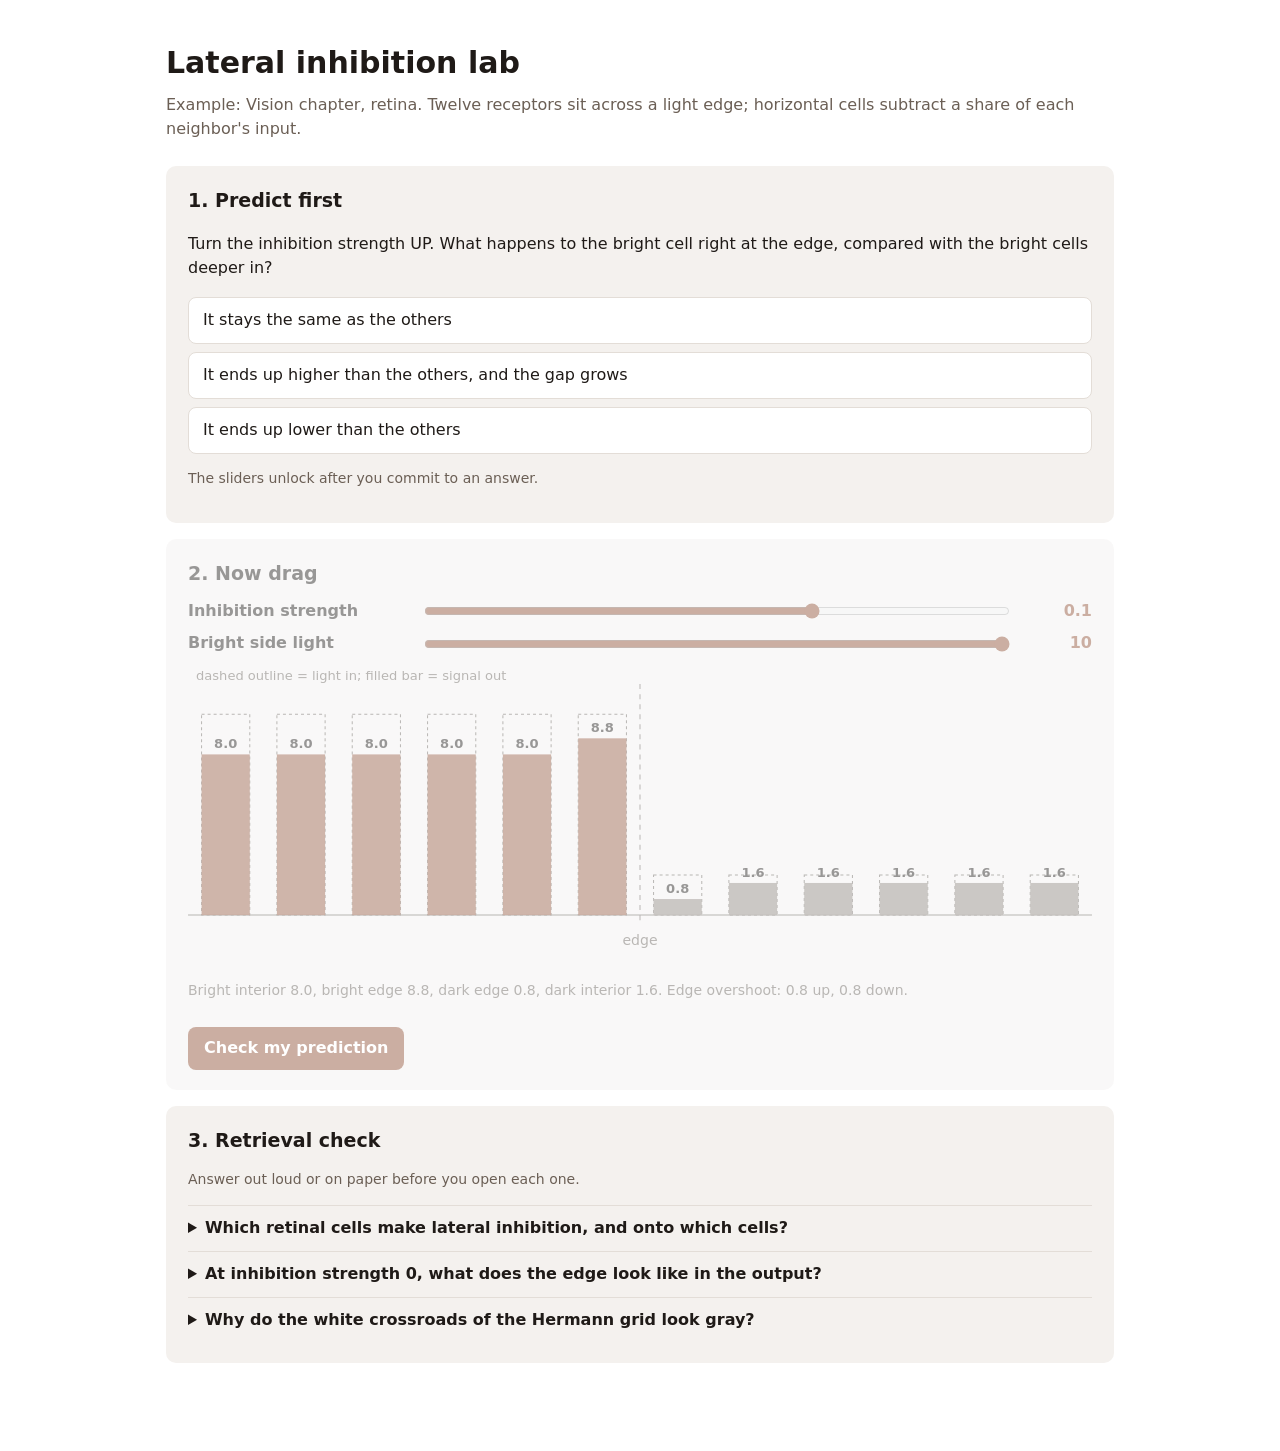
<file: docs/vision/lateral-inhibition-lab.html>
<!doctype html>
<html lang="en"><head><meta charset="utf-8"><meta name="viewport" content="width=device-width,initial-scale=1">
<title>Lateral Inhibition Lab</title>
<!--
  Reference "predict, then drag" simulation for /study. Copy, then edit only the
  SIM object at the bottom: question, options, answer, model(), explain(), followups.
  Contract: the sliders stay locked until a prediction is chosen; the reveal compares
  the prediction to what the model shows; retrieval questions close the page.
-->
<style>
:root{--bg:#ffffff;--surface:#f4f1ee;--ink:#1f1a17;--muted:#6b5f55;--line:#e3ddd7;--accent:#c2410c;--blue:#1e3a5f;--good:#3f7d3a;--bad:#b42318;--barA:#c2410c;--barB:#8a7a6c}
@media (prefers-color-scheme:dark){:root:not([data-theme="light"]){--bg:#1c1714;--surface:#26201c;--ink:#f3ece4;--muted:#a89a8c;--line:#3a312b;--accent:#e8833a;--blue:#8db8e0;--good:#93c47d;--bad:#e06666;--barA:#e8833a;--barB:#6b5a4c}}
:root[data-theme="dark"]{--bg:#1c1714;--surface:#26201c;--ink:#f3ece4;--muted:#a89a8c;--line:#3a312b;--accent:#e8833a;--blue:#8db8e0;--good:#93c47d;--bad:#e06666;--barA:#e8833a;--barB:#6b5a4c}
*{box-sizing:border-box}body{margin:0;background:var(--bg);color:var(--ink);font:16px/1.55 "Inter",ui-sans-serif,system-ui,-apple-system,"Segoe UI",Roboto,sans-serif}
main{max-width:980px;margin:0 auto;padding:40px 16px 72px}
h1{font-size:30px;margin:0 0 6px}.sub{color:var(--muted);margin:0 0 24px}
h2{font-size:19px;margin:28px 0 10px}
.step{background:var(--surface);border-radius:10px;padding:20px 22px;margin-bottom:16px}
.opts{display:grid;gap:8px;margin-top:10px}
.opt{text-align:left;font:inherit;color:var(--ink);background:var(--bg);border:1.5px solid var(--line);border-radius:8px;padding:10px 14px;cursor:pointer}
.opt:hover{border-color:var(--accent)}.opt.sel{border-color:var(--accent);box-shadow:inset 4px 0 0 var(--accent)}
.locked{opacity:.45;pointer-events:none;filter:grayscale(.5)}
.ctrl{display:grid;grid-template-columns:220px 1fr 70px;align-items:center;gap:14px;margin:8px 0}
.ctrl label{font-weight:600}.ctrl output{font-variant-numeric:tabular-nums;text-align:right;color:var(--accent);font-weight:700}
input[type=range]{width:100%;accent-color:var(--accent)}
svg{width:100%;height:auto;display:block}
.reveal{border-left:4px solid var(--accent);padding:12px 16px;background:var(--bg);border-radius:0 8px 8px 0;margin-top:14px;display:none}
.reveal.on{display:block}.ok{color:var(--good);font-weight:700}.no{color:var(--bad);font-weight:700}
.btn{font:inherit;font-weight:600;background:var(--accent);color:#fff;border:0;border-radius:8px;padding:9px 16px;cursor:pointer;margin-top:12px}
details{border-top:1px solid var(--line);padding:10px 0}summary{cursor:pointer;font-weight:600}details p{margin:8px 0 0;color:var(--muted)}
.hint{font-size:14px;color:var(--muted)}
</style></head><body><main>
<h1 id="title"></h1><p class="sub" id="subtitle"></p>

<div class="step"><h2 style="margin-top:0">1. Predict first</h2><p id="question"></p><div class="opts" id="opts"></div>
<p class="hint" id="lockhint">The sliders unlock after you commit to an answer.</p></div>

<div class="step locked" id="lab"><h2 style="margin-top:0">2. Now drag</h2><div id="controls"></div><div id="plot"></div><p class="hint" id="readout"></p>
<button class="btn" id="check">Check my prediction</button><div class="reveal" id="reveal"></div></div>

<div class="step"><h2 style="margin-top:0">3. Retrieval check</h2><p class="hint">Answer out loud or on paper before you open each one.</p><div id="follow"></div></div>
</main>
<script>
const SIM = {
  title: "Lateral inhibition lab",
  subtitle: "Example: Vision chapter, retina. Twelve receptors sit across a light edge; horizontal cells subtract a share of each neighbor's input.",
  question: "Turn the inhibition strength UP. What happens to the bright cell right at the edge, compared with the bright cells deeper in?",
  options: ["It stays the same as the others", "It ends up higher than the others, and the gap grows", "It ends up lower than the others"],
  answer: 1,
  controls: [
    {id: "k", label: "Inhibition strength", min: 0, max: 0.15, step: 0.01, value: 0.1},
    {id: "bright", label: "Bright side light", min: 4, max: 10, step: 1, value: 10}
  ],
  model(p) {  // returns {inputs, outputs}
    const inp = Array.from({length: 12}, (_, i) => i < 6 ? p.bright : 2);
    const out = inp.map((v, i) => {
      const l = inp[Math.max(0, i - 1)], r = inp[Math.min(11, i + 1)];
      return Math.max(0, v - p.k * (l + r));  // firing rate cannot go below 0
    });
    return {inputs: inp, outputs: out};
  },
  readout(p, m) {
    const o = m.outputs;
    return `Bright interior ${o[2].toFixed(1)}, bright edge ${o[5].toFixed(1)}, dark edge ${o[6].toFixed(1)}, dark interior ${o[9].toFixed(1)}. Edge overshoot: ${(o[5] - o[2]).toFixed(1)} up, ${(o[9] - o[6]).toFixed(1)} down.`;
  },
  explain: "The bright edge cell has one dim neighbor, so it is inhibited less than bright cells surrounded by bright cells. The dark edge cell has one bright neighbor, so it is inhibited more. Stronger inhibition widens both gaps: the border gets exaggerated. That is the slide 24 line, lateral inhibition sharpens contrast at the borders of objects. At strength 0 the overshoot disappears, which is the control case.",
  followups: [
    ["Which retinal cells make lateral inhibition, and onto which cells?", "Horizontal cells, inhibiting bipolar cells (slide 22)."],
    ["At inhibition strength 0, what does the edge look like in the output?", "Exactly like the input: no overshoot, so no contrast enhancement."],
    ["Why do the white crossroads of the Hermann grid look gray?", "A crossroad has white on four sides, so it gets more inhibition than a street with white on only two sides."]
  ]
};

const $ = id => document.getElementById(id);
let choice = null; const P = {};
$("title").textContent = SIM.title; $("subtitle").textContent = SIM.subtitle; $("question").textContent = SIM.question;
SIM.options.forEach((t, i) => { const b = document.createElement("button"); b.className = "opt"; b.textContent = t;
  b.onclick = () => { choice = i; document.querySelectorAll(".opt").forEach(x => x.classList.remove("sel")); b.classList.add("sel");
    $("lab").classList.remove("locked"); $("lockhint").textContent = "Locked in. Now test it."; }; $("opts").appendChild(b); });
SIM.controls.forEach(c => { P[c.id] = c.value; const row = document.createElement("div"); row.className = "ctrl";
  row.innerHTML = `<label for="${c.id}">${c.label}</label><input type="range" id="${c.id}" min="${c.min}" max="${c.max}" step="${c.step}" value="${c.value}"><output id="${c.id}_o">${c.value}</output>`;
  $("controls").appendChild(row); row.querySelector("input").oninput = e => { P[c.id] = +e.target.value; $(c.id + "_o").textContent = e.target.value; draw(); }; });
function css(v) { return getComputedStyle(document.documentElement).getPropertyValue(v).trim(); }
function draw() {
  const m = SIM.model(P), W = 900, H = 300, base = 250, sc = 20, n = m.outputs.length, bw = W / n;
  let s = `<svg viewBox="0 0 ${W} ${H}" role="img" aria-label="input and output bars">`;
  s += `<line x1="0" y1="${base}" x2="${W}" y2="${base}" stroke="${css('--muted')}"/>`;
  s += `<line x1="${W/2}" y1="20" x2="${W/2}" y2="${base+10}" stroke="${css('--muted')}" stroke-dasharray="5 5"/>`;
  s += `<text x="${W/2}" y="${base+30}" fill="${css('--muted')}" font-size="14" text-anchor="middle">edge</text>`;
  m.outputs.forEach((v, i) => { const x = i * bw + bw * 0.18, w = bw * 0.64, h = v * sc;
    s += `<rect x="${x}" y="${base - m.inputs[i] * sc}" width="${w}" height="${m.inputs[i] * sc}" fill="none" stroke="${css('--muted')}" stroke-dasharray="3 3"/>`;
    s += `<rect x="${x}" y="${base - h}" width="${w}" height="${h}" fill="${m.inputs[i] > 2 ? css('--barA') : css('--barB')}" opacity="0.9"/>`;
    s += `<text x="${x + w / 2}" y="${base - h - 6}" fill="${css('--ink')}" font-size="13" font-weight="700" text-anchor="middle">${v.toFixed(1)}</text>`; });
  s += `<text x="8" y="16" fill="${css('--muted')}" font-size="13">dashed outline = light in; filled bar = signal out</text></svg>`;
  $("plot").innerHTML = s; $("readout").textContent = SIM.readout(P, m);
}
$("check").onclick = () => { const r = $("reveal"); r.classList.add("on");
  r.innerHTML = (choice === SIM.answer ? '<span class="ok">Your prediction matched.</span> ' : `<span class="no">Not quite.</span> The answer is "${SIM.options[SIM.answer]}". `) + SIM.explain; };
SIM.followups.forEach(([q, a]) => { const d = document.createElement("details"); d.innerHTML = `<summary>${q}</summary><p>${a}</p>`; $("follow").appendChild(d); });
matchMedia("(prefers-color-scheme: dark)").addEventListener("change", draw); draw();
</script></body></html>
</file>
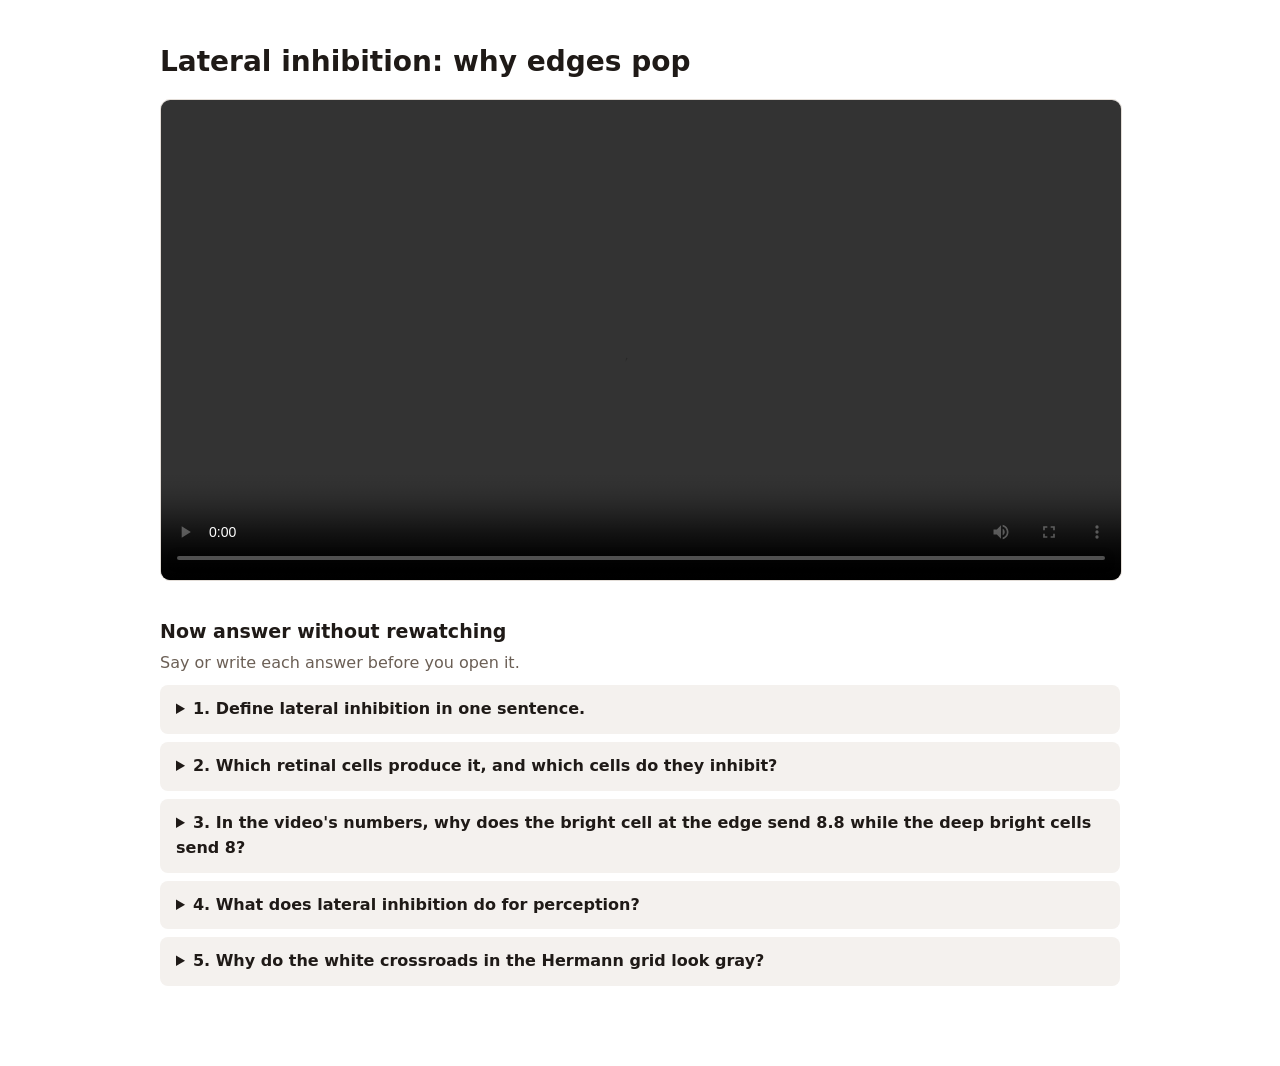
<file: docs/vision/lateral-inhibition.html>
<!doctype html><html lang="en"><head><meta charset="utf-8"><meta name="viewport" content="width=device-width,initial-scale=1">
<title>Lateral inhibition: why edges pop</title><style>
:root{--bg:#ffffff;--surface:#f4f1ee;--ink:#1f1a17;--muted:#6b5f55;--line:#e3ddd7;--accent:#c2410c}
@media (prefers-color-scheme:dark){:root:not([data-theme="light"]){--bg:#1c1714;--surface:#26201c;--ink:#f3ece4;--muted:#a89a8c;--line:#3a312b;--accent:#e8833a}}
:root[data-theme="dark"]{--bg:#1c1714;--surface:#26201c;--ink:#f3ece4;--muted:#a89a8c;--line:#3a312b;--accent:#e8833a}
body{margin:0;background:var(--bg);color:var(--ink);font:16px/1.55 "Inter",ui-sans-serif,system-ui,-apple-system,"Segoe UI",Roboto,sans-serif}
main{max-width:960px;margin:0 auto;padding:40px 16px 72px}h1{font-size:28px;margin:0 0 16px}
video{width:100%;border-radius:10px;border:1px solid var(--line)}
h2{font-size:19px;margin:28px 0 4px}.hint{color:var(--muted);margin:0 0 10px}
details{background:var(--surface);border-radius:8px;padding:12px 16px;margin-bottom:8px}summary{cursor:pointer;font-weight:600}
details p{margin:8px 0 0;color:var(--muted)}details[open] summary{color:var(--accent)}
</style></head><body><main><h1>Lateral inhibition: why edges pop</h1>
<video controls preload="metadata" src="LateralInhibition.mp4"></video>
<h2>Now answer without rewatching</h2><p class="hint">Say or write each answer before you open it.</p>
<details><summary>1. Define lateral inhibition in one sentence.</summary><p>Activity in one neuron reduces the activity of its neighbors (slide 24).</p></details>
<details><summary>2. Which retinal cells produce it, and which cells do they inhibit?</summary><p>Horizontal cells, inhibiting bipolar cells (slide 22).</p></details>
<details><summary>3. In the video&#x27;s numbers, why does the bright cell at the edge send 8.8 while the deep bright cells send 8?</summary><p>It has one dim neighbor, so it loses 0.1 x (10 + 2) = 1.2 instead of 0.1 x (10 + 10) = 2.</p></details>
<details><summary>4. What does lateral inhibition do for perception?</summary><p>Sharpens contrast at the borders of objects, so edges stand out.</p></details>
<details><summary>5. Why do the white crossroads in the Hermann grid look gray?</summary><p>A crossroad has white on four sides, so it gets more inhibition than a street with white on two sides.</p></details>
</main></body></html>
</file>
